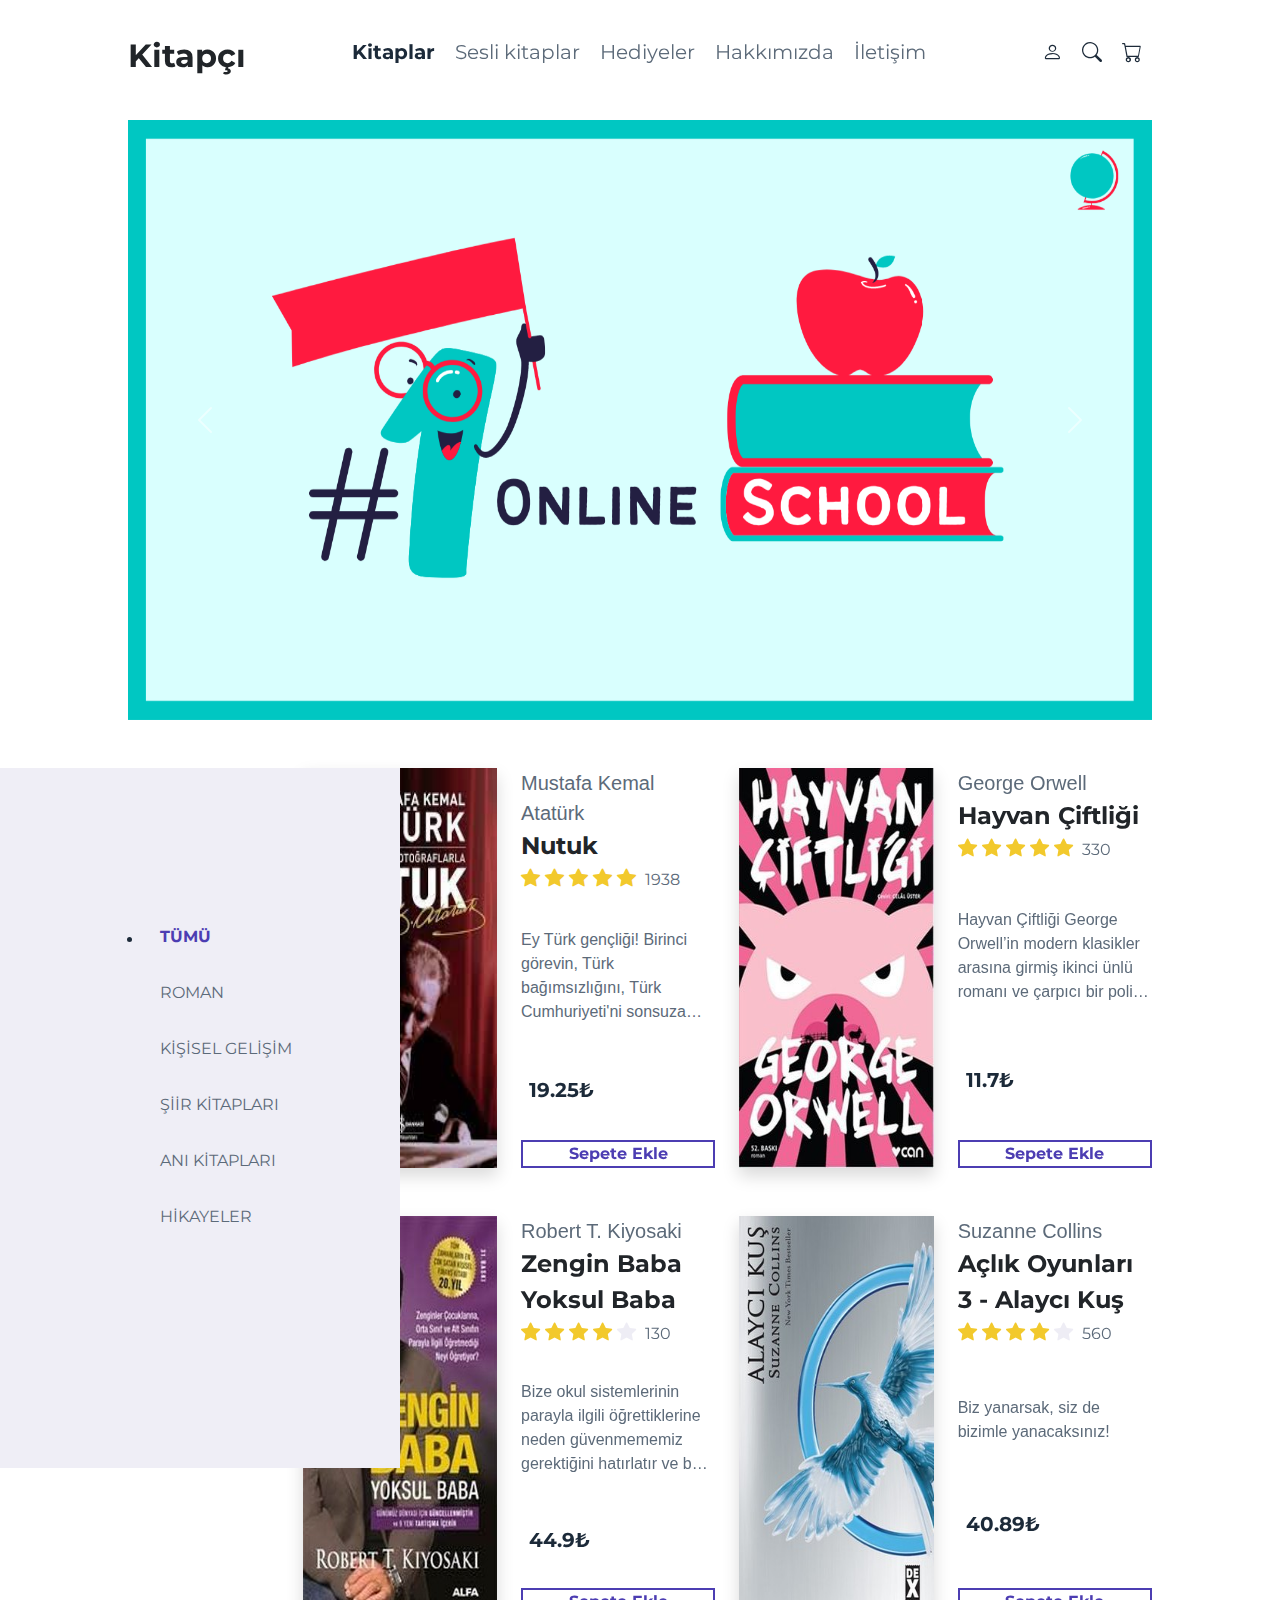
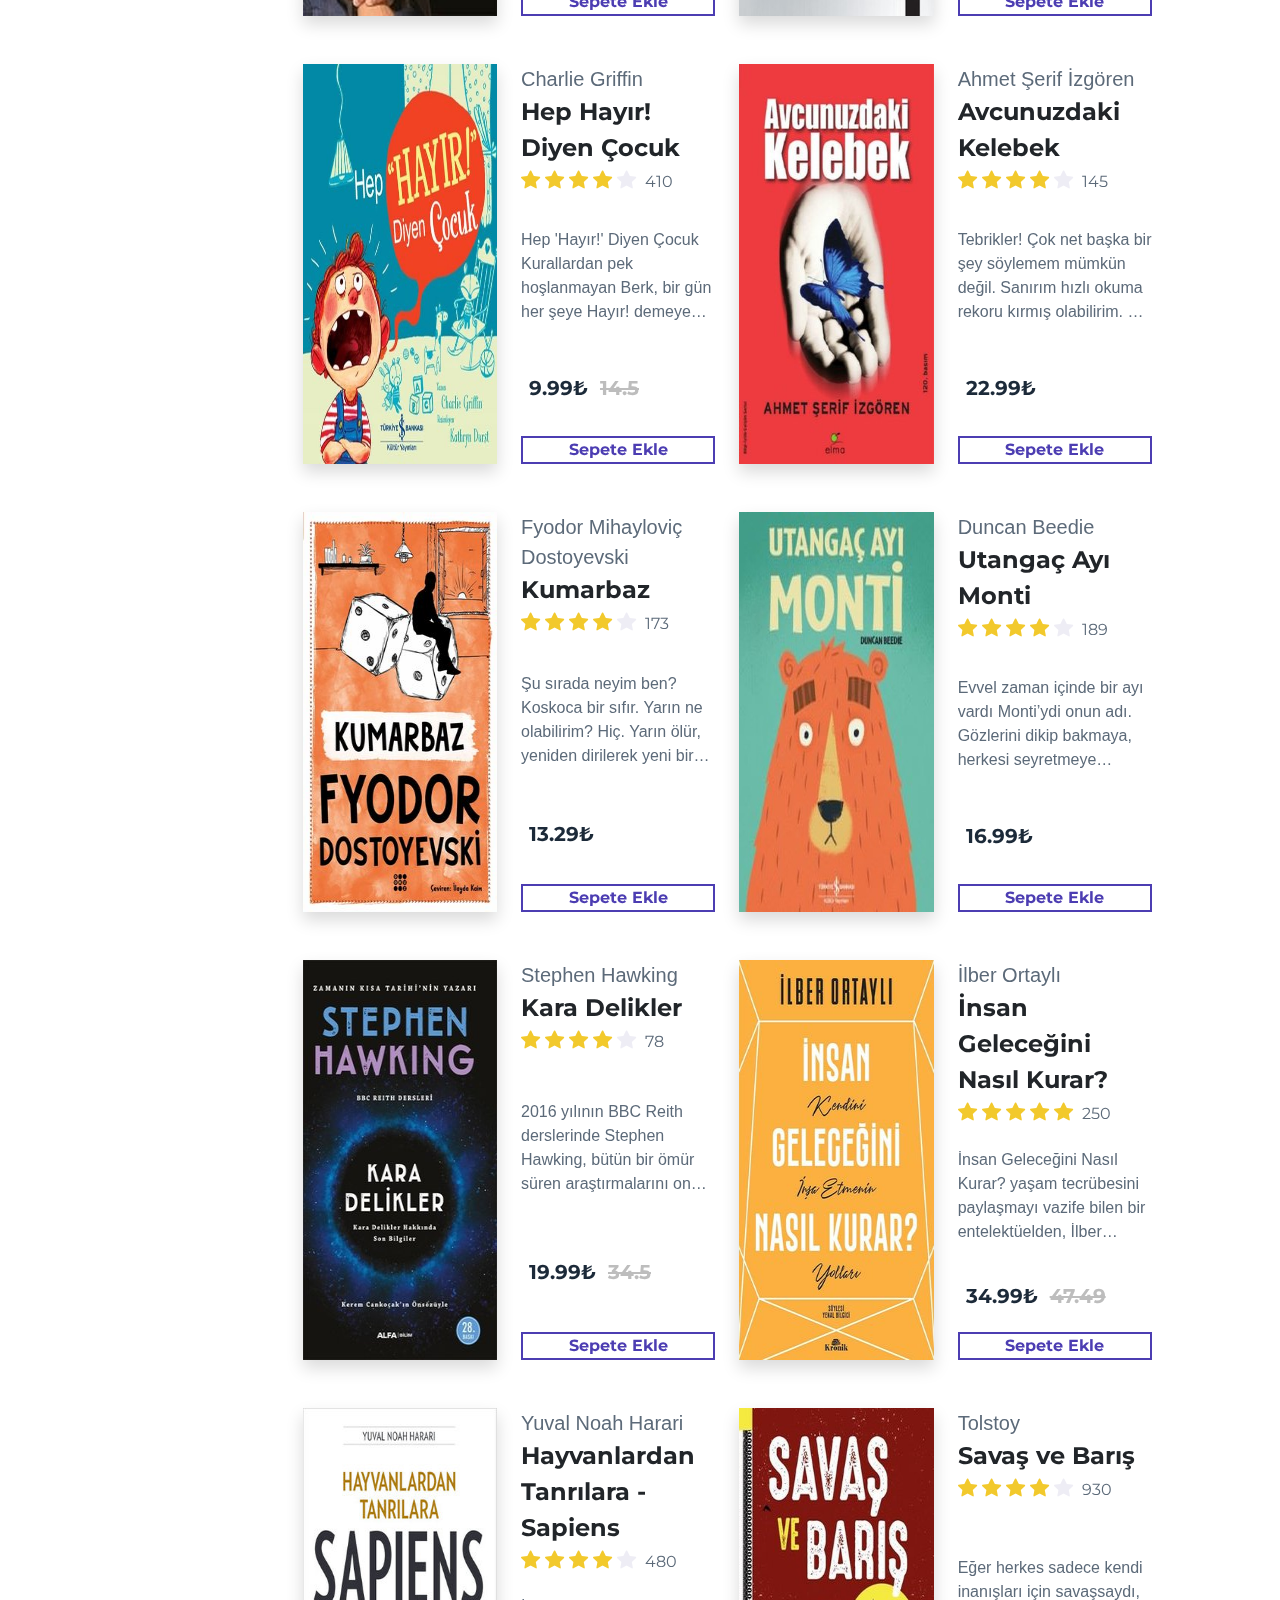
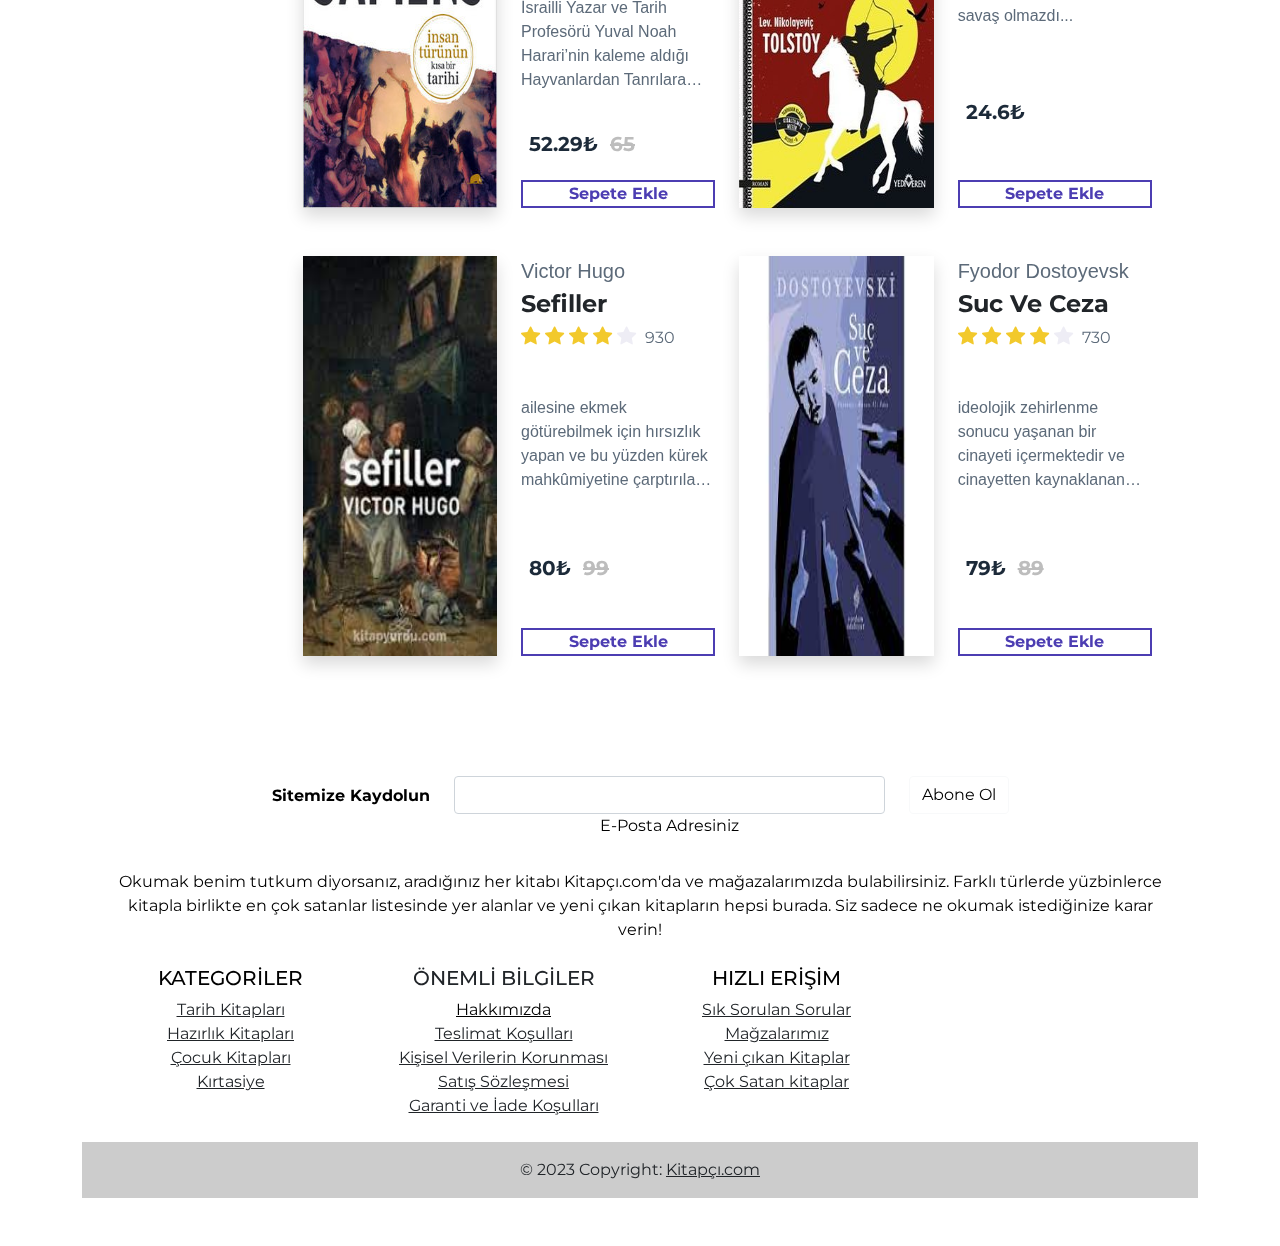
<file: index.html>
<!DOCTYPE html>
<html lang="en">
  <head>
    <meta charset="UTF-8" />
    <meta name="viewport" content="width=device-width, initial-scale=1.0" />
    <title>Kitap Mektebi | Kitap Mağazası</title>
    <link rel="stylesheet" href="./assets/bootstrap/css/bootstrap.min.css" />
  
    <link rel="stylesheet" href="html.css" />
  </head>
  <body>
    <nav class="navbar">
      <h2 class="title" href="index.html">Kitapçı</h2>
      <ul class="menu">
        <li class="active" id="kitap">Kitaplar</li>
        <li>Sesli kitaplar</li>
        <li>Hediyeler</li>
        <li href="#"id="Hak">Hakkımızda</li>
        <li id="ilet">İletişim</li>
      </ul>
      <ul class="menu_icons">
        <li> <i class="bi bi-person"></i></li> 
        <li> <i class="bi bi-search"></i></li> 
        <li class="basket_icon" onclick="toggleModal()">
           <i class="bi bi-cart"></i>
          <span class="basket_count"></span>
          </li> 
      </ul>
    </nav>
    <section class="slider">
      <div id="carouselbookslider" class="carousel slide">
        <div class="carousel-inner">
          <div class="carousel-item active">
            <img src="./assets/images/slide1.png" class="d-block w-100" alt="">
          </div>
          <div class="carousel-item">
            <img src="./assets/images/slide2.png" class="d-block w-100" alt="...">
          </div>
          <div class="carousel-item">
            <img src="./assets/images/slide3.png" class="d-block w-100" alt="...">
          </div>
          <div class="carousel-item">
            <img src="./assets/images/slide4.jpg" class="d-block w-100" alt="...">
          </div>
          <div class="carousel-item">
            <img src="./assets/images/slide5.png" class="d-block w-100" alt="...">
          </div>
          <div class="carousel-item">
            <img src="./assets/images/slide6.png" class="d-block w-100" alt="...">
          </div>
        </div>
        <button class="carousel-control-prev" type="button" data-bs-target="#carouselbookslider" data-bs-slide="prev">
          <span class="carousel-control-prev-icon" aria-hidden="true"></span>
          <span class="visually-hidden">Previous</span>
        </button>
        <button class="carousel-control-next" type="button" data-bs-target="#carouselbookslider" data-bs-slide="next">
          <span class="carousel-control-next-icon" aria-hidden="true"></span>
          <span class="visually-hidden">Next</span>
        </button>
      </div>
    </section>
    <section class="store my-5">
      <div class="filter_backround">
        
      </div>
      <ul class="filter">
        <li class="active">TÜMÜ</li>
        <li>ROMAN</li>
        <li>KİŞİSEL GELİŞİM</li>
        <li>ŞİİR KİTAPLARI</li>
        <li>ANI KİTAPLARI</li>
        <li>HİKAYELER</li>

      </ul>
      <div class="row book_list">
       
      </div>

    </section>
    <div class="sepet_modal">
      <div class="sepet_items">
        <i class="bi bi-x" onclick="toggleModal()"></i>
        <h2 class="basket_title">Sepetin</h2>
        <ul class="sepet_liste">
          <li class="basket_item">
            <p class="ort">Sepetiniz Şuan Boş </p>
          
          </li>

        </ul>
        <div class="basket_total">
          <span class="fw-bold mb-3 fs-5 total_price"></span><br>
          <button class="btn_purple" id="git">Ödemeye Geç</button>
        </div>
      </div>
    </div>
    <!-- Remove the container if you want to extend the Footer to full width. -->
<div class="container my-5">

  <!-- Footer -->
<footer class="bg-gray text-center text-gray">
  <!-- Grid container -->
  <div class="container p-4">
    <!-- Section: Form -->
    <section class="">
      <form action="">
       
        <div class="row d-flex justify-content-center">
         
          <div class="col-auto">
            <p class="pt-2 text-black">
              <strong>Sitemize Kaydolun</strong>
            </p>
          </div>
         
          <div class="col-md-5 col-12 text-black">
            
            <div class="form-outline form-dark mb-4">
              <input type="email" id="form5Example2" class="form-control" />
              <label class="form-label" for="form5Example2">E-Posta Adresiniz</label>
            </div>
          </div>
         
          <div class="col-auto">
            
            <button type="submit" class="btn btn-outline-light mb-4 text-black bg-gray ">
              Abone Ol
            </button>
          </div>
         
        </div>
       
      </form>
    </section>
  
    <section class="mb-4 text-black">
      <p>
        Okumak benim tutkum diyorsanız, aradığınız her kitabı Kitapçı.com'da ve mağazalarımızda bulabilirsiniz. 
        Farklı türlerde yüzbinlerce kitapla birlikte en çok satanlar listesinde yer alanlar ve yeni çıkan kitapların hepsi burada.
        Siz sadece ne okumak istediğinize karar verin!
      </p>
    </section>
  
    <section class="">
     
      <div class="row">
        
        <div class="col-lg-3 col-md-6 mb-4 mb-md-0">
          <h5 class="text-uppercase text-black">KATEGORİLER</h5>

          <ul class="list-unstyled mb-0">
            <li>
              <a href="#!" class="text-dark">Tarih Kitapları</a>
            </li>
            <li>
              <a href="#!" class="text-dark">Hazırlık Kitapları</a>
            </li>
            <li>
              <a href="#!" class="text-dark">Çocuk Kitapları</a>
            </li>
            <li>
              <a href="#!" class="text-dark">Kırtasiye</a>
            </li>
          </ul>
        </div>
       
        <div class="col-lg-3 col-md-6 mb-4 mb-md-0">
          <h5 class="text-uppercase text-dark">ÖNEMLİ BİLGİLER</h5>

          <ul class="list-unstyled mb-0">
            <li>
              <a href="hakkımızda.html " class="text-black">Hakkımızda</a>
            </li>
            <li>
              <a href="#!" class="text-dark">Teslimat Koşulları</a>
            </li>
            <li>
              <a href="#!" class="text-dark">Kişisel Verilerin Korunması</a>
            </li>
            <li>
              <a href="#!" class="text-dark">Satış Sözleşmesi</a>
            </li>
            <li>
              <a href="#!" class="text-dark">Garanti ve İade Koşulları</a>
            </li>
          </ul>
        </div>
      
        <div class="col-lg-3 col-md-6 mb-4 mb-md-0">
          <h5 class="text-uppercase text-black">HIZLI ERİŞİM</h5>

          <ul class="list-unstyled mb-0">
            <li>
              <a href="sorular.html" class="text-dark">Sık Sorulan Sorular</a>
            </li>
            <li>
              <a href="#!" class="text-dark">Mağzalarımız</a>
            </li>
            <li>
              <a href="#!" class="text-dark">Yeni çıkan Kitaplar</a>
            </li>
            <li>
              <a href="#!" class="text-dark">Çok Satan kitaplar</a>
            </li>
          </ul>
        </div>
       
      </div>
 
    </section>
   
  </div>
  
  <div class="text-center p-3" style="background-color: rgba(0, 0, 0, 0.2);">
    © 2023 Copyright:
    <a class="text-dark" href="index.html">Kitapçı.com</a>
  </div>
  
</footer>

  
</div>

    <script
      type="text/javascript"
      src="assets/bootstrap/js/bootstrap.min.js"
    ></script>
   
    <script type="text/javascript" src="app.js"></script>
    <script>
      document.querySelector("#git").onclick=function(){
        window.location.href="ödeme.html";
      }
    </script>
    <script>
      document.querySelector("#Hak").onclick=function(){
        window.location.href="hakkımızda.html";
      }
    </script>
     <script>
      document.querySelector("#kitap").onclick=function(){
        window.location.href="index.html";
      }
    </script>
      <script>
        document.querySelector("#ilet").onclick=function(){
          window.location.href="iletişim.html";
        }
      </script>
    
  </body>
</html>
</file>
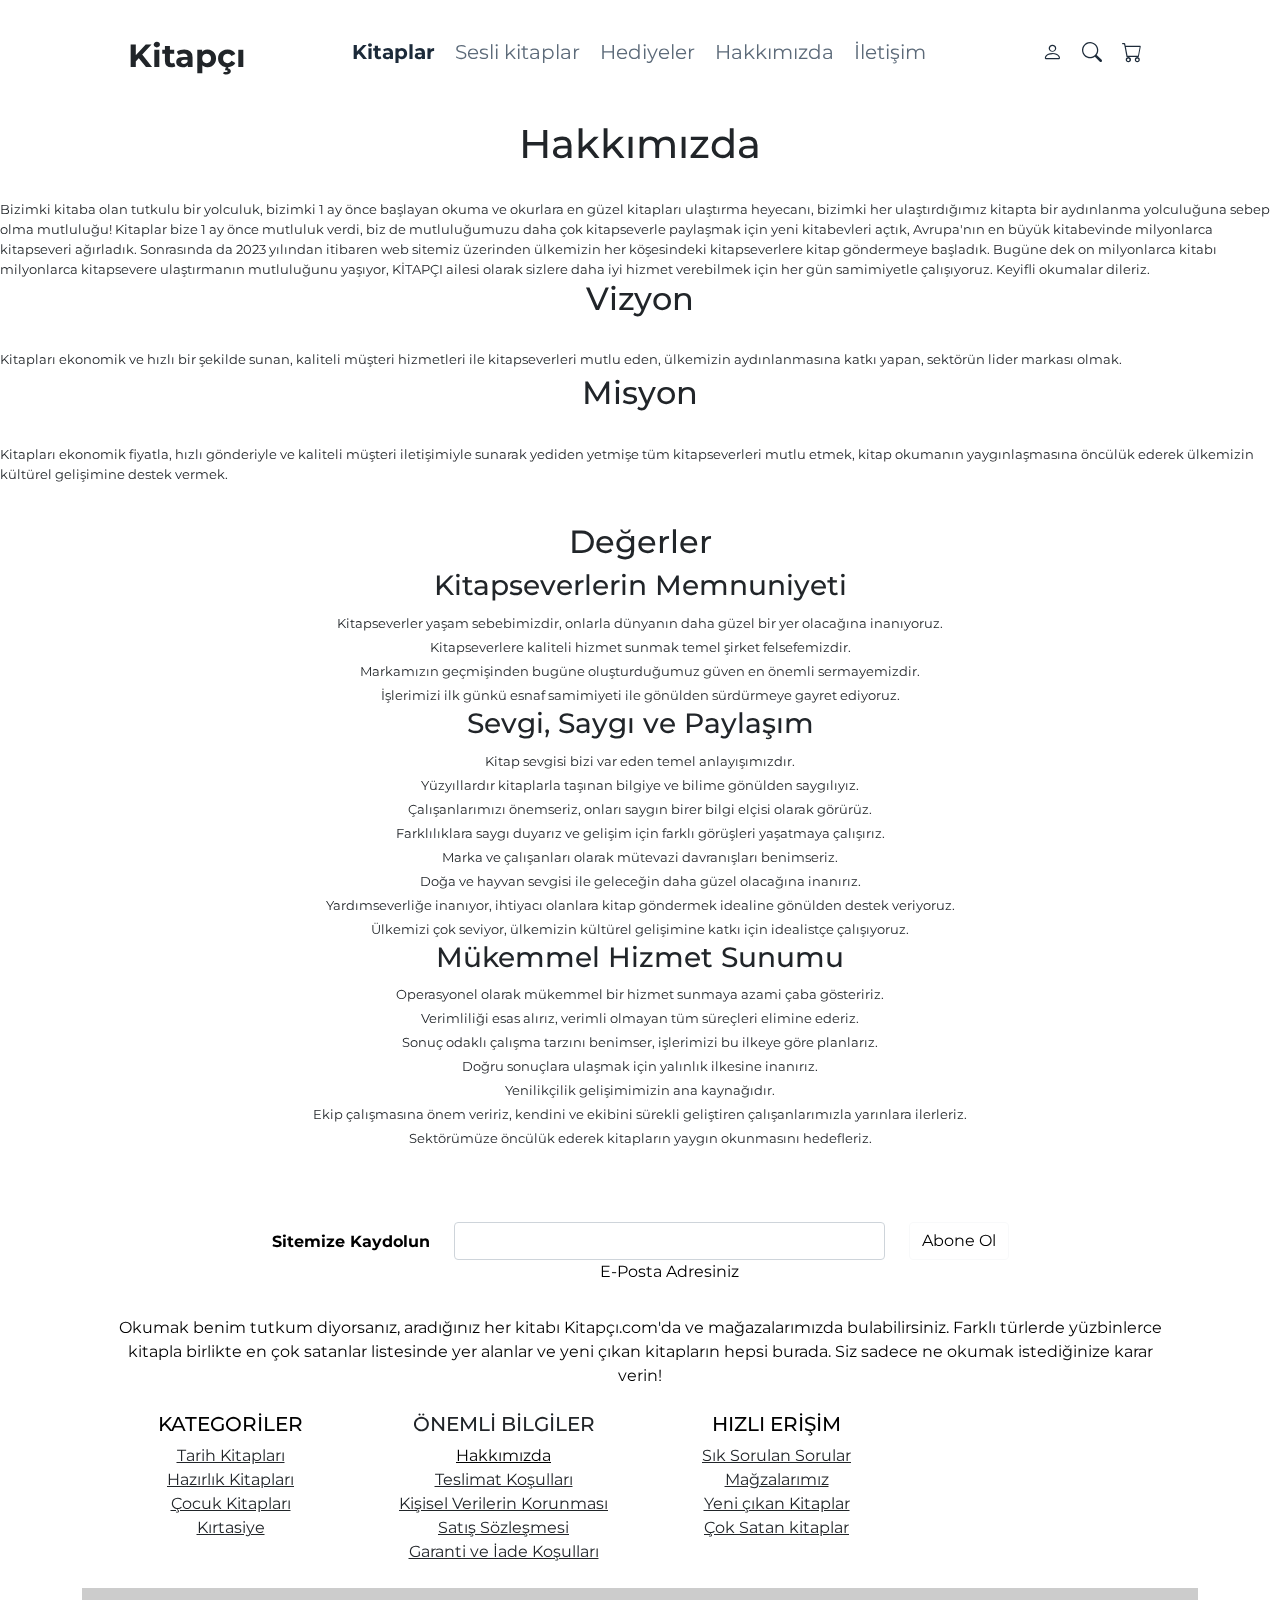
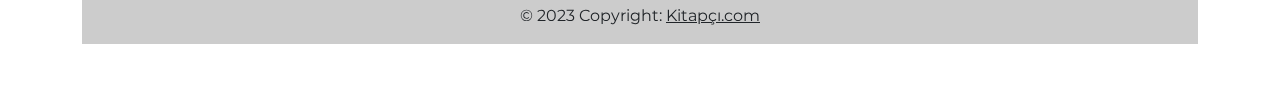
<file: hakkımızda.html>
<!doctype html>
<html lang="en">
  <head>
    <meta charset="UTF-8" />
    <meta name="viewport" content="width=device-width, initial-scale=1.0" />
    <title>Hakkımızda</title>
    <link rel="stylesheet" href="./assets/bootstrap/css/bootstrap.min.css" />
  
    <link rel="stylesheet" href="html.css" />
   
  </head>
  <body>
    <nav class="navbar">
        <h2 class="title">Kitapçı</h2>
        <ul class="menu">
          <li class="active" id="kitap">Kitaplar</li>
          <li>Sesli kitaplar</li>
          <li>Hediyeler</li>
          <li href="hakkımızda.html">Hakkımızda</li>
          <li id="ilet">İletişim</li>
        </ul>
        <ul class="menu_icons">
          <li> <i class="bi bi-person"></i></li> 
          <li> <i class="bi bi-search"></i></li> 
          <li class="basket_icon" onclick="toggleModal()">
             <i class="bi bi-cart"></i>
            <span class="basket_count"></span>
            </li> 
        </ul>
      </nav>
      <div class="sepet_modal">
        <div class="sepet_items">
          <i class="bi bi-x" onclick="toggleModal()"></i>
          <h2 class="basket_title">Sepetin</h2>
          <ul class="sepet_liste">
            <li class="basket_item">
              <p class="ort">Sepetiniz Şuan Boş </p>
            
            </li>
  
          </ul>
          <div class="basket_total">
            <span class="fw-bold mb-3 fs-5 total_price"></span><br>
            <button class="btn_purple" id="git">Ödemeye Geç</button>
          </div>
        </div>
      </div>
    <div class="box col-12">
        <div class="row text-description">
        <h1 style="text-align: center;">Hakkımızda</h1>
        &nbsp; &nbsp; &nbsp; &nbsp; <span style="font-size: 10pt;">Bizimki kitaba olan tutkulu bir yolculuk, bizimki 1 ay önce başlayan okuma ve okurlara en güzel kitapları ulaştırma heyecanı, bizimki her ulaştırdığımız kitapta bir aydınlanma yolculuğuna sebep olma mutluluğu! Kitaplar bize 1 ay önce mutluluk verdi, biz de mutluluğumuzu daha çok kitapseverle paylaşmak için yeni kitabevleri açtık, Avrupa'nın en büyük kitabevinde milyonlarca kitapseveri ağırladık. Sonrasında da 2023 yılından itibaren web sitemiz üzerinden ülkemizin her köşesindeki kitapseverlere kitap göndermeye başladık. Bugüne dek on milyonlarca kitabı milyonlarca kitapsevere ulaştırmanın mutluluğunu yaşıyor, KİTAPÇI ailesi olarak sizlere daha iyi hizmet verebilmek için her gün samimiyetle çalışıyoruz. Keyifli okumalar dileriz.</span>
        <h2 style="text-align: center;">Vizyon</h2>
        <span>&nbsp; &nbsp; &nbsp; &nbsp;&nbsp;</span><span style="font-size: 10pt;">Kitapları ekonomik ve hızlı bir şekilde sunan, kaliteli müşteri hizmetleri ile kitapseverleri mutlu eden, ülkemizin aydınlanmasına katkı yapan, sektörün lider markası olmak.</span> <br>
        <h2 style="text-align: center;">Misyon</h2>
        <span>&nbsp; &nbsp; &nbsp; &nbsp;&nbsp;</span><span style="font-size: 10pt;">Kitapları ekonomik fiyatla, hızlı gönderiyle ve kaliteli müşteri iletişimiyle sunarak yediden yetmişe tüm kitapseverleri mutlu etmek, kitap okumanın yaygınlaşmasına öncülük ederek ülkemizin kültürel gelişimine destek vermek.</span><br>
        <h2 style="text-align: center;"><br>Değerler</h2>
        <h3 style="text-align: center;">Kitapseverlerin Memnuniyeti</h3>
        <div style="text-align: center;"><span style="font-size: 10pt;">Kitapseverler yaşam sebebimizdir, onlarla dünyanın daha güzel bir yer olacağına inanıyoruz.</span></div>
        <div style="text-align: center;"><span style="font-size: 10pt;">Kitapseverlere kaliteli hizmet sunmak temel şirket felsefemizdir. </span></div>
        <div style="text-align: center;"><span style="font-size: 10pt;">Markamızın geçmişinden bugüne oluşturduğumuz güven en önemli sermayemizdir. </span></div>
        <div style="text-align: center;"><span style="font-size: 10pt;">İşlerimizi ilk günkü esnaf samimiyeti ile gönülden sürdürmeye gayret ediyoruz. </span></div>
        <h3 style="text-align: center;">Sevgi, Saygı ve Paylaşım</h3>
        <div style="text-align: center;"><span style="font-size: 10pt;">Kitap sevgisi bizi var eden temel anlayışımızdır. </span></div>
        <div style="text-align: center;"><span style="font-size: 10pt;">Yüzyıllardır kitaplarla taşınan bilgiye ve bilime gönülden saygılıyız. </span></div>
        <div style="text-align: center;"><span style="font-size: 10pt;">Çalışanlarımızı önemseriz, onları saygın birer bilgi elçisi olarak görürüz. </span></div>
        <div style="text-align: center;"><span style="font-size: 10pt;">Farklılıklara saygı duyarız ve gelişim için farklı görüşleri yaşatmaya çalışırız.</span></div>
        <div style="text-align: center;"><span style="font-size: 10pt;">Marka ve çalışanları olarak mütevazi davranışları benimseriz. </span></div>
        <div style="text-align: center;"><span style="font-size: 10pt;">Doğa ve hayvan sevgisi ile geleceğin daha güzel olacağına inanırız. </span></div>
        <div style="text-align: center;"><span style="font-size: 10pt;">Yardımseverliğe inanıyor, ihtiyacı olanlara kitap göndermek idealine gönülden destek veriyoruz. </span></div>
        <div style="text-align: center;"><span style="font-size: 10pt;">Ülkemizi çok seviyor, ülkemizin kültürel gelişimine katkı için idealistçe çalışıyoruz.</span></div>
        <h3 style="text-align: center;">Mükemmel Hizmet Sunumu</h3>
        <div style="text-align: center;"><span style="font-size: 10pt;">Operasyonel olarak mükemmel bir hizmet sunmaya azami çaba gösteririz. </span></div>
        <div style="text-align: center;"><span style="font-size: 10pt;">Verimliliği esas alırız, verimli olmayan tüm süreçleri elimine ederiz. </span></div>
        <div style="text-align: center;"><span style="font-size: 10pt;">Sonuç odaklı çalışma tarzını benimser, işlerimizi bu ilkeye göre planlarız. </span></div>
        <div style="text-align: center;"><span style="font-size: 10pt;">Doğru sonuçlara ulaşmak için yalınlık ilkesine inanırız. </span></div>
        <div style="text-align: center;"><span style="font-size: 10pt;">Yenilikçilik gelişimimizin ana kaynağıdır. </span></div>
        <div style="text-align: center;"><span style="font-size: 10pt;">Ekip çalışmasına önem veririz, kendini ve ekibini sürekli geliştiren çalışanlarımızla yarınlara ilerleriz. </span></div>
        <div style="text-align: center;"><span style="font-size: 10pt;">Sektörümüze öncülük ederek kitapların yaygın okunmasını hedefleriz.</span></div>
        </div>
        </div>
      
        <div class="container my-5">

            <!-- Footer -->
          <footer class="bg-gray text-center text-gray">
            <!-- Grid container -->
            <div class="container p-4">
              <!-- Section: Form -->
              <section class="">
                <form action="">
                 
                  <div class="row d-flex justify-content-center">
                   
                    <div class="col-auto">
                      <p class="pt-2 text-black">
                        <strong>Sitemize Kaydolun</strong>
                      </p>
                    </div>
                   
                    <div class="col-md-5 col-12 text-black">
                      
                      <div class="form-outline form-dark mb-4">
                        <input type="email" id="form5Example2" class="form-control" />
                        <label class="form-label" for="form5Example2">E-Posta Adresiniz</label>
                      </div>
                    </div>
                   
                    <div class="col-auto">
                      
                      <button type="submit" class="btn btn-outline-light mb-4 text-black bg-gray ">
                        Abone Ol
                      </button>
                    </div>
                   
                  </div>
                 
                </form>
              </section>
            
              <section class="mb-4 text-black">
                <p>
                  Okumak benim tutkum diyorsanız, aradığınız her kitabı Kitapçı.com'da ve mağazalarımızda bulabilirsiniz. 
                  Farklı türlerde yüzbinlerce kitapla birlikte en çok satanlar listesinde yer alanlar ve yeni çıkan kitapların hepsi burada.
                  Siz sadece ne okumak istediğinize karar verin!
                </p>
              </section>
            
              <section class="">
               
                <div class="row">
                  
                  <div class="col-lg-3 col-md-6 mb-4 mb-md-0">
                    <h5 class="text-uppercase text-black">KATEGORİLER</h5>
          
                    <ul class="list-unstyled mb-0">
                      <li>
                        <a href="#!" class="text-dark">Tarih Kitapları</a>
                      </li>
                      <li>
                        <a href="#!" class="text-dark">Hazırlık Kitapları</a>
                      </li>
                      <li>
                        <a href="#!" class="text-dark">Çocuk Kitapları</a>
                      </li>
                      <li>
                        <a href="#!" class="text-dark">Kırtasiye</a>
                      </li>
                    </ul>
                  </div>
                 
                  <div class="col-lg-3 col-md-6 mb-4 mb-md-0">
                    <h5 class="text-uppercase text-dark">ÖNEMLİ BİLGİLER</h5>
          
                    <ul class="list-unstyled mb-0">
                      <li>
                        <a href="hakkımızda.html " class="text-black">Hakkımızda</a>
                      </li>
                      <li>
                        <a href="#!" class="text-dark">Teslimat Koşulları</a>
                      </li>
                      <li>
                        <a href="#!" class="text-dark">Kişisel Verilerin Korunması</a>
                      </li>
                      <li>
                        <a href="#!" class="text-dark">Satış Sözleşmesi</a>
                      </li>
                      <li>
                        <a href="#!" class="text-dark">Garanti ve İade Koşulları</a>
                      </li>
                    </ul>
                  </div>
                
                  <div class="col-lg-3 col-md-6 mb-4 mb-md-0">
                    <h5 class="text-uppercase text-black">HIZLI ERİŞİM</h5>
          
                    <ul class="list-unstyled mb-0">
                      <li>
                        <a href="sorular.html" class="text-dark">Sık Sorulan Sorular</a>
                      </li>
                      <li>
                        <a href="#!" class="text-dark">Mağzalarımız</a>
                      </li>
                      <li>
                        <a href="#!" class="text-dark">Yeni çıkan Kitaplar</a>
                      </li>
                      <li>
                        <a href="#!" class="text-dark">Çok Satan kitaplar</a>
                      </li>
                    </ul>
                  </div>
                 
                </div>
           
              </section>
             
            </div>
            
            <div class="text-center p-3" style="background-color: rgba(0, 0, 0, 0.2);">
              © 2023 Copyright:
              <a class="text-dark" href="index.html">Kitapçı.com</a>
            </div>
            
          </footer>
          
            
          </div>
<script
type="text/javascript"
src="assets/bootstrap/js/bootstrap.min.js"
></script>
<script type="text/javascript" src="app.js"></script>
    <script>
      document.querySelector("#git").onclick=function(){
        window.location.href="ödeme.html";
      }
    </script>
    <script>
      document.querySelector("#Hak").onclick=function(){
        window.location.href="hakkımızda.html";
      }
    </script>
     <script>
      document.querySelector("#kitap").onclick=function(){
        window.location.href="index.html";
      }
    </script>
        <script>
            document.querySelector("#ilet").onclick=function(){
              window.location.href="iletişim.html";
            }
          </script>
  </body>
  
</html>
</file>
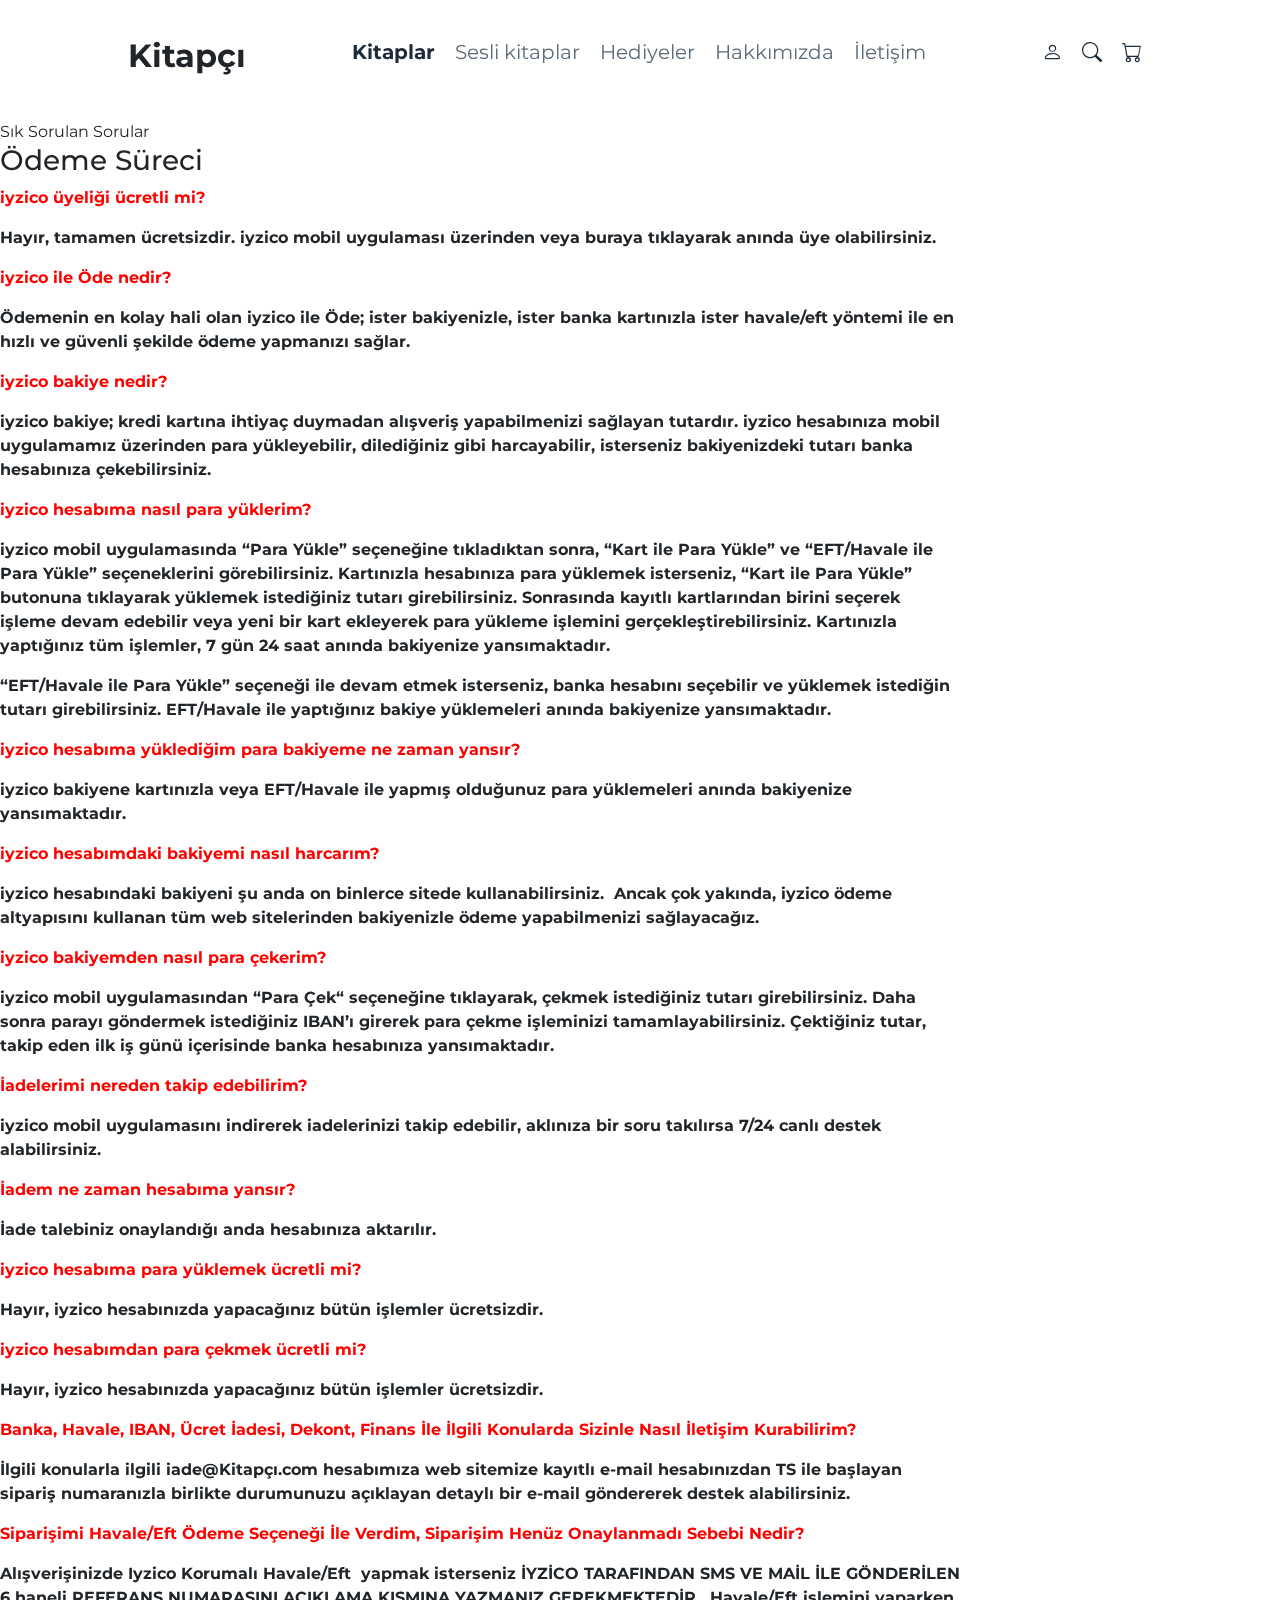
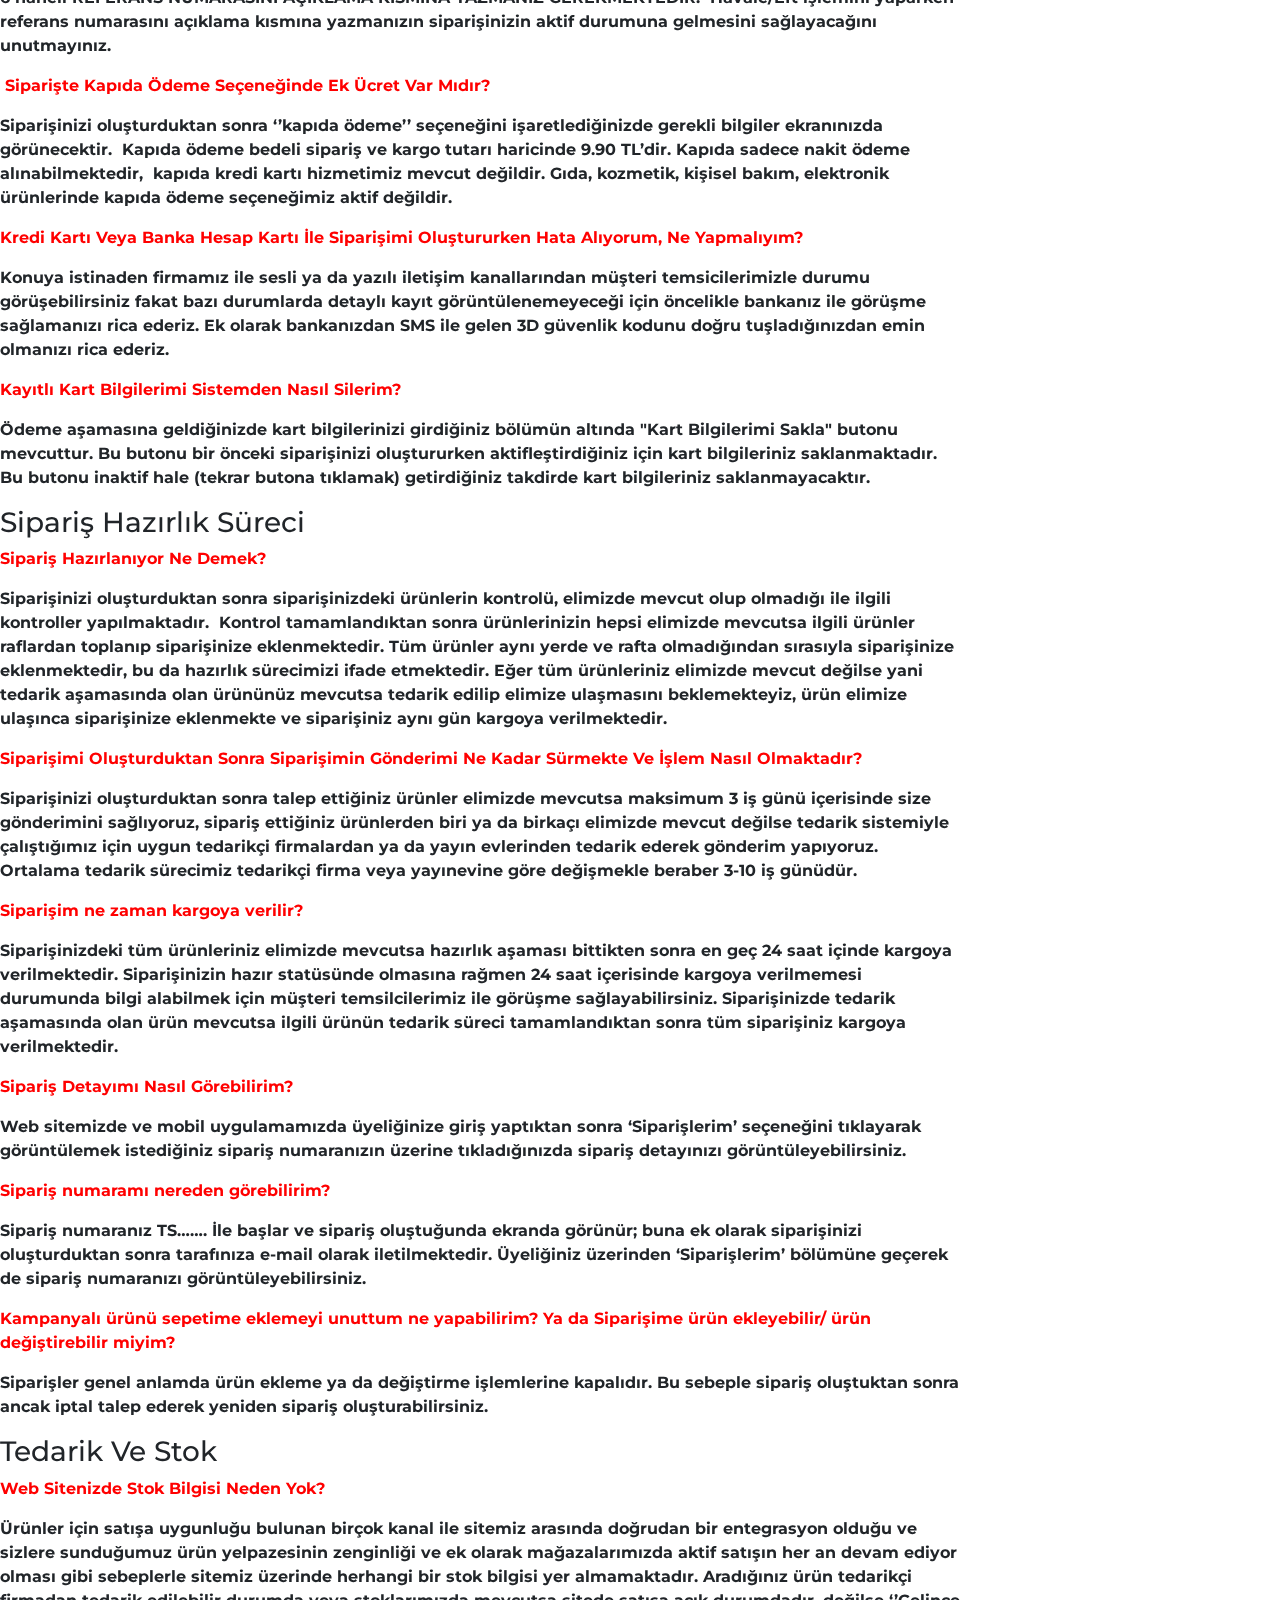
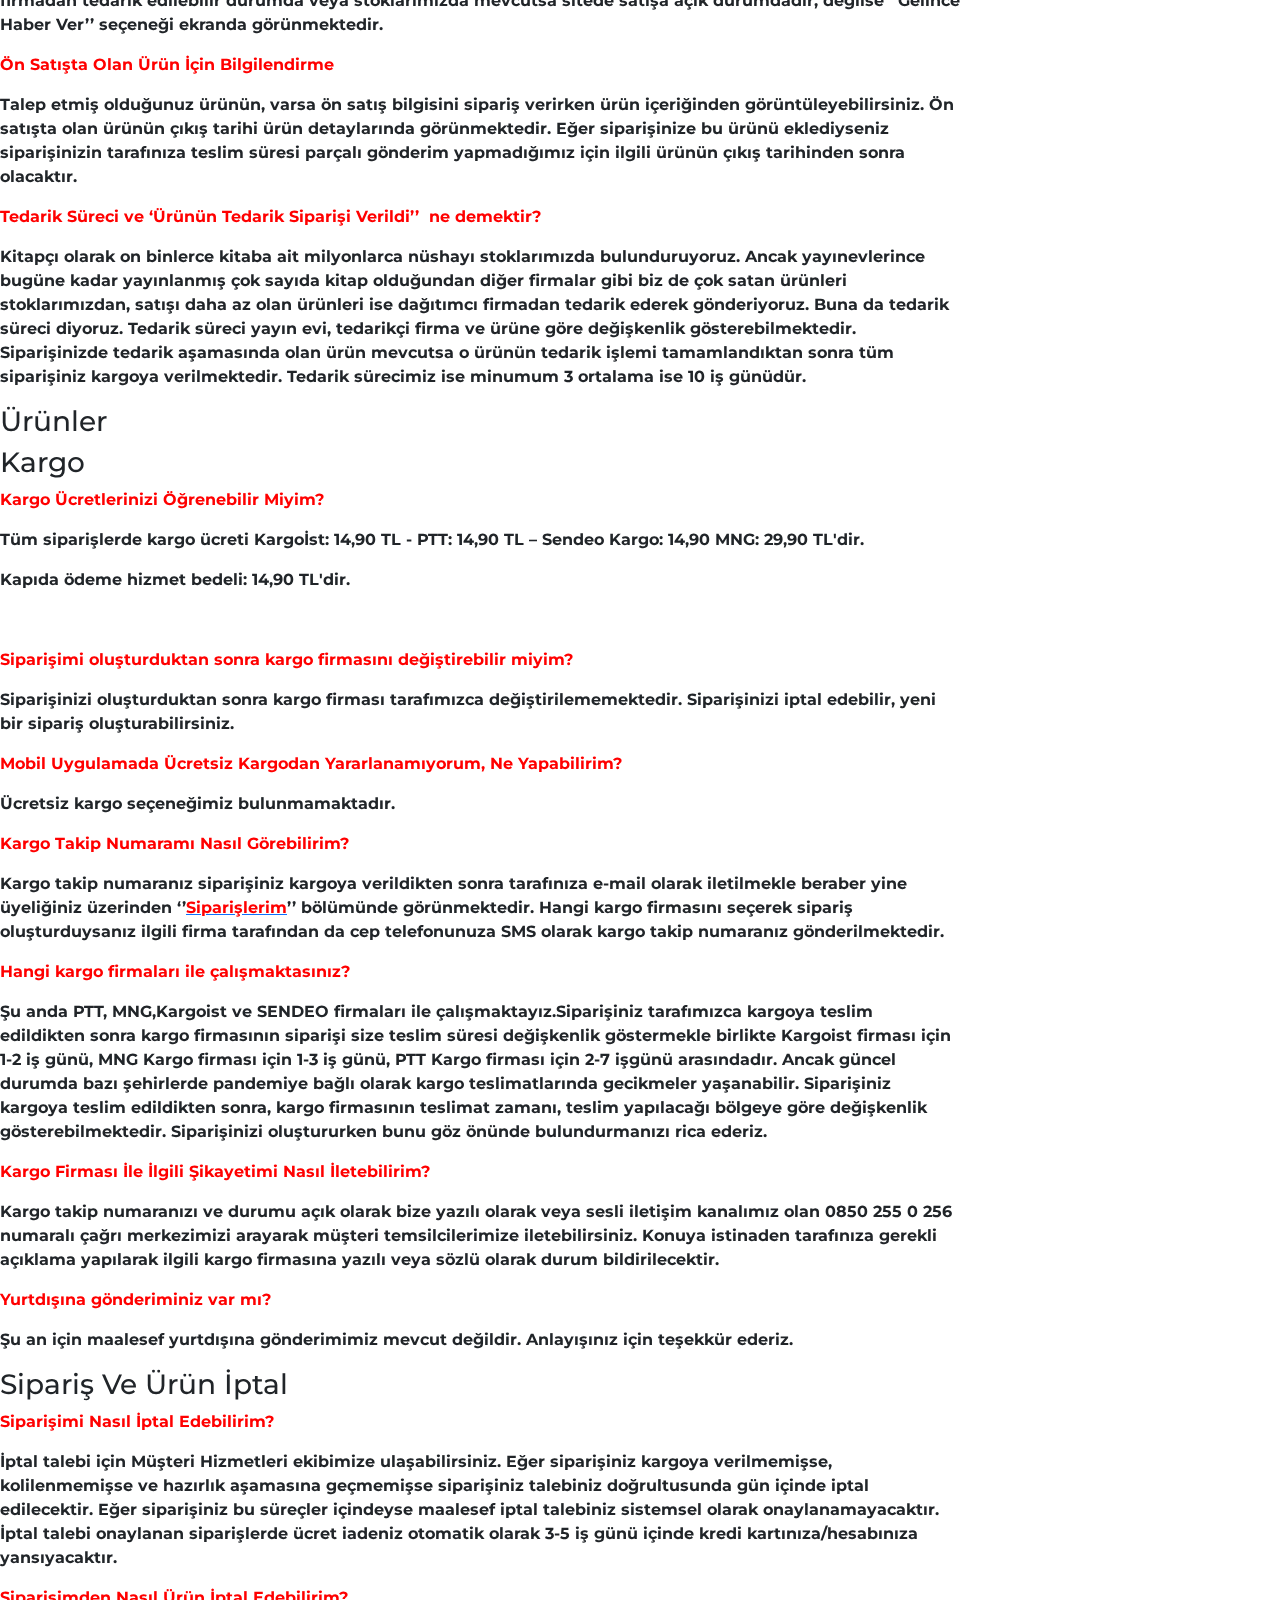
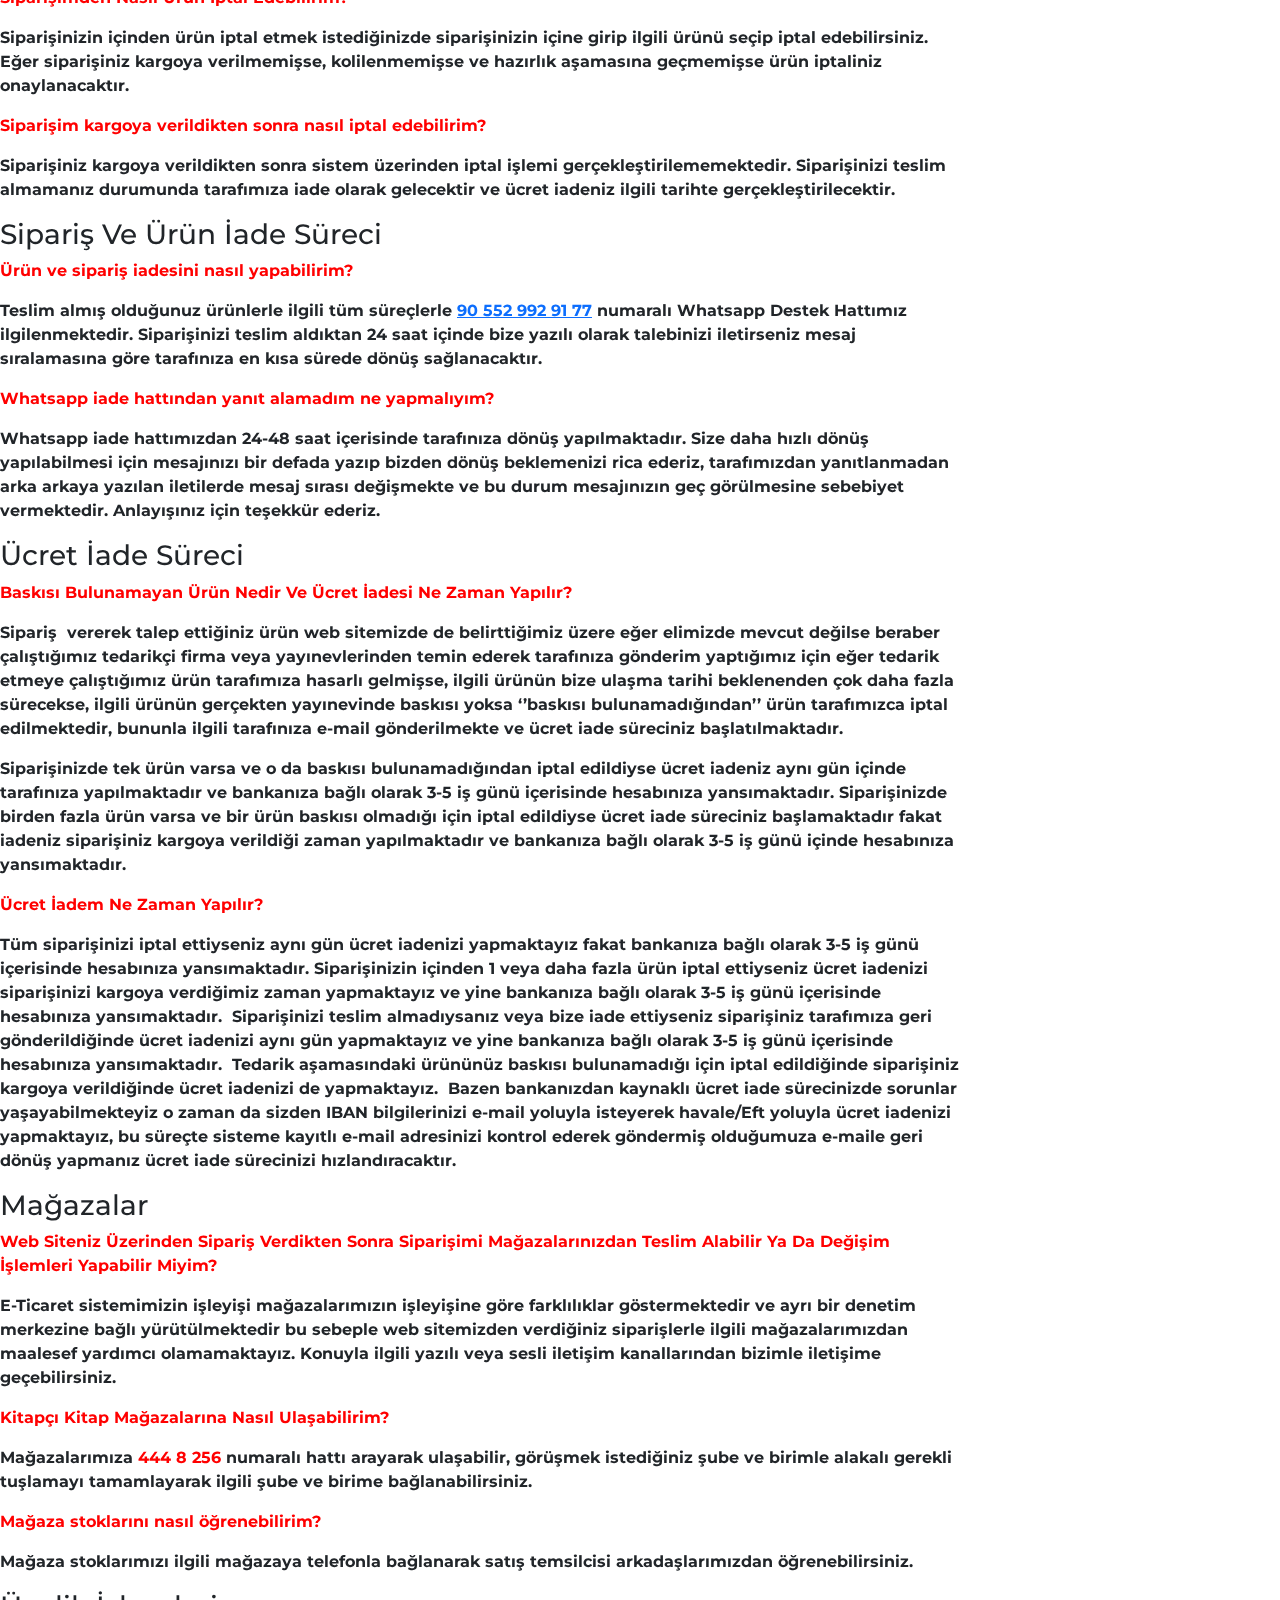
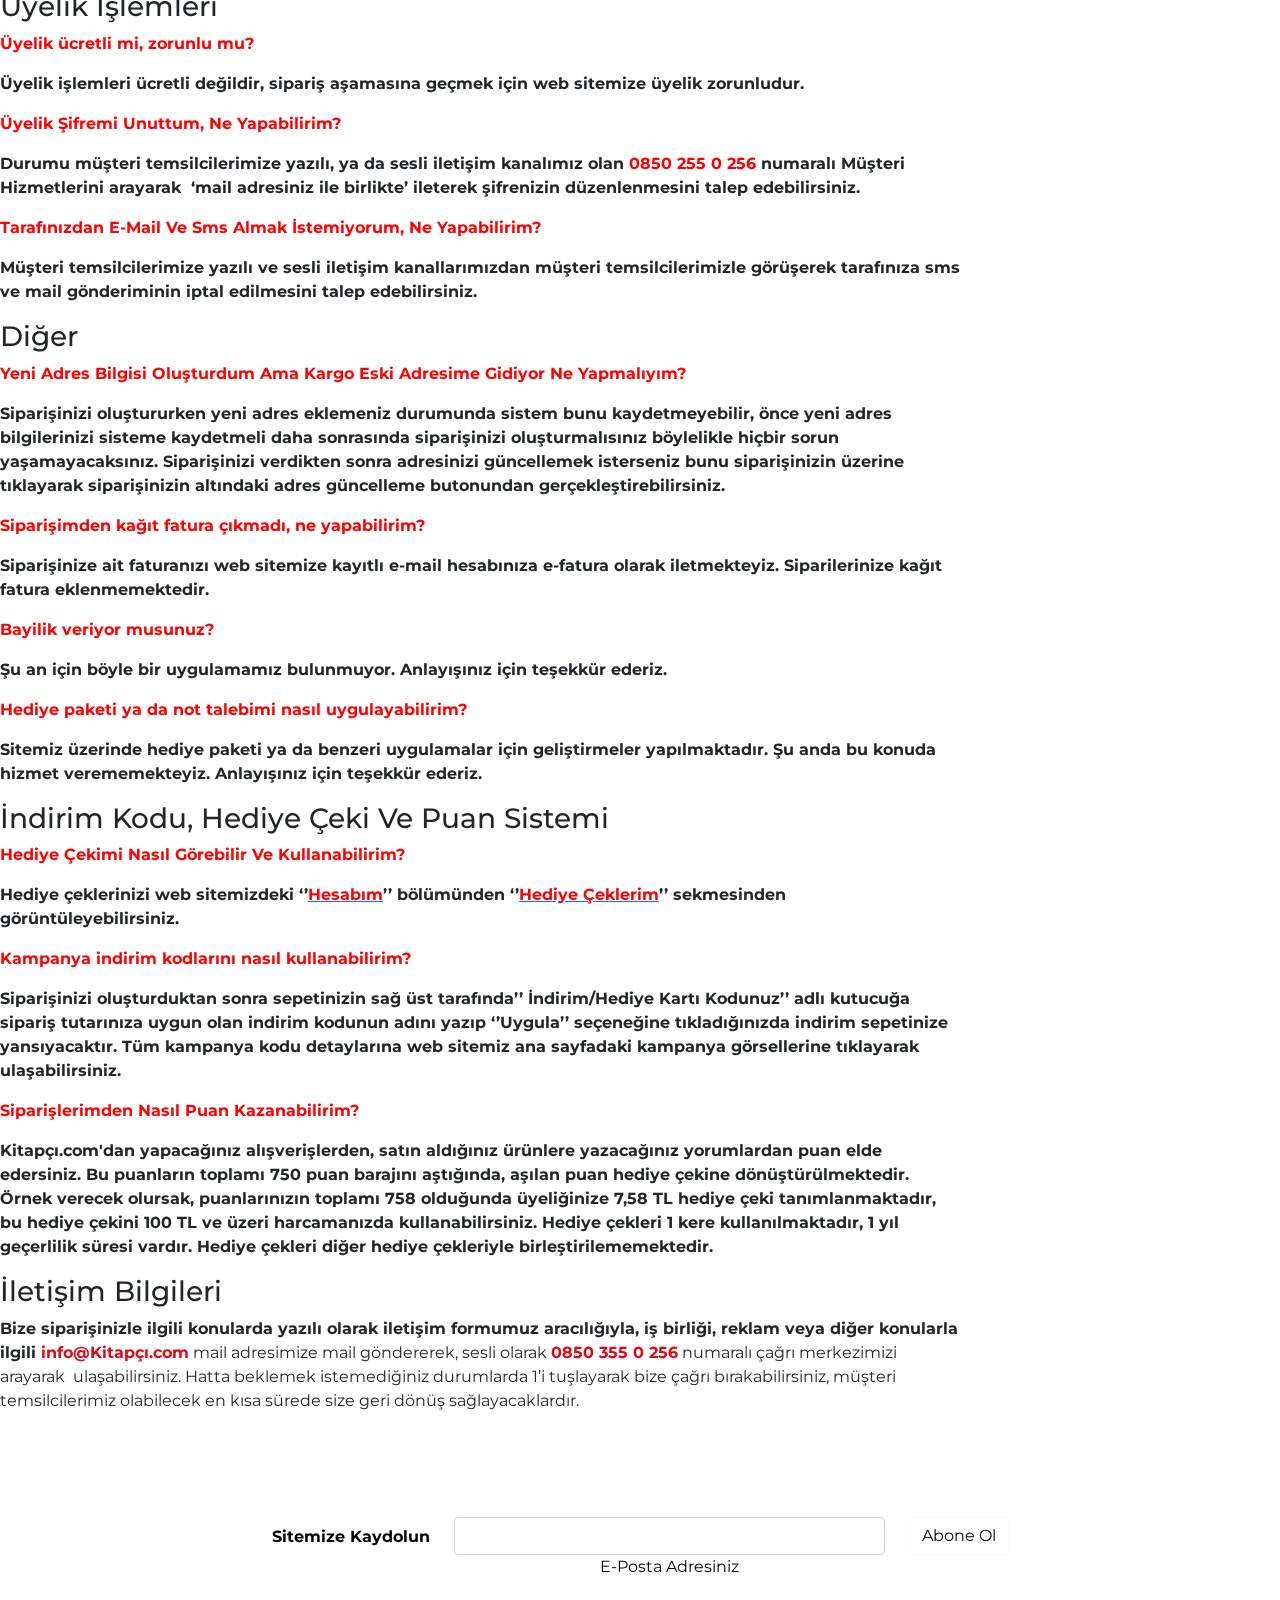
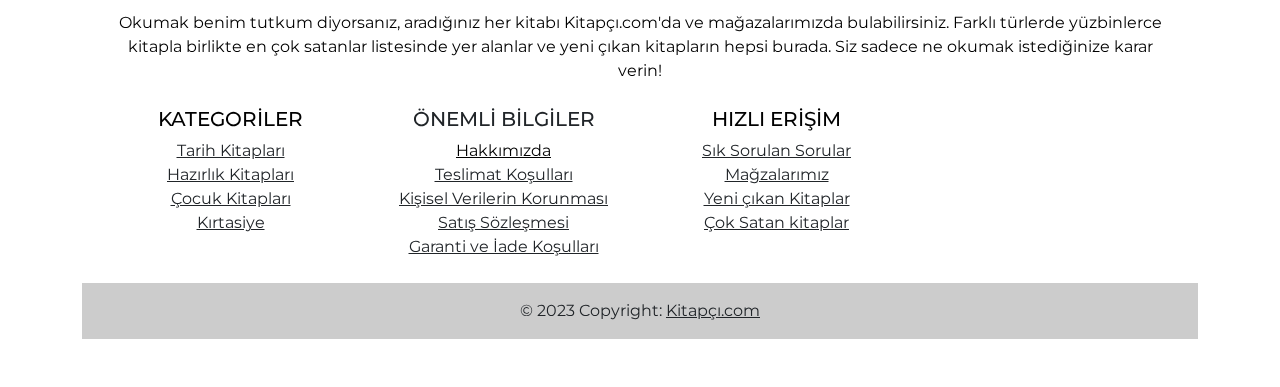
<file: sorular.html>
<!doctype html>
<html lang="en">
  <head>
    <meta charset="UTF-8" />
    <meta name="viewport" content="width=device-width, initial-scale=1.0" />
    <title>Hakkımızda</title>
    <link rel="stylesheet" href="./assets/bootstrap/css/bootstrap.min.css" />
  
    <link rel="stylesheet" href="html.css" />
   
  </head>
  <body>
    <nav class="navbar">
        <h2 class="title">Kitapçı</h2>
        <ul class="menu">
          <li class="active" id="kitap">Kitaplar</li>
          <li>Sesli kitaplar</li>
          <li>Hediyeler</li>
          <li href="hakkımızda.html">Hakkımızda</li>
          <li id="ilet">İletişim</li>
        </ul>
        <ul class="menu_icons">
          <li> <i class="bi bi-person"></i></li> 
          <li> <i class="bi bi-search"></i></li> 
          <li class="basket_icon" onclick="toggleModal()">
             <i class="bi bi-cart"></i>
            <span class="basket_count"></span>
            </li> 
        </ul>
      </nav>
      <div class="sepet_modal">
        <div class="sepet_items">
          <i class="bi bi-x" onclick="toggleModal()"></i>
          <h2 class="basket_title">Sepetin</h2>
          <ul class="sepet_liste">
            <li class="basket_item">
              <p class="ort">Sepetiniz Şuan Boş </p>
            
            </li>
  
          </ul>
          <div class="basket_total">
            <span class="fw-bold mb-3 fs-5 total_price"></span><br>
            <button class="btn_purple" id="git">Ödemeye Geç</button>
          </div>
        </div>
      </div>

      <div id="content" class="row">
        <div class="inner">
            <aside class="col col-2 col-md-3 col-sm-12 p-left" id="leftColumn">
                <!--NOCACHE_EXPIRED--><link rel="stylesheet" property="stylesheet" type="text/css" >

<script>
TSOFT.linker('.hizmetMenu ul li a');
</script>
            </aside>
            <div id="mainColumn" class="fl col-10 col-md-9 col-sm-12">
                <!--NOCACHE_EXPIRED--> <div class="col col-12">
<div class="row ">
<div class="fl col-12 a-center pageTitle d-flex b-bottom">
<i class="icon-credit-card text-custom-pink"></i>
Sık Sorulan Sorular
</div>
</div>
<div class="row mb">
<div class="box col-12">
<div class="row">
<ul class="box col-12 p-bottom lightBg">
<li class="col col-12">
<div class="row mb">
<div class="fl col-12 whiteBg">
<h3 class="col col-12 accordeon">Ödeme Süreci</h3>
<div class="col col-12 hide mh-content">
<p><span style="color: #ff0000;"><strong>iyzico üyeliği ücretli mi?</strong></span></p>
<p><strong>Hayır, tamamen ücretsizdir. iyzico mobil uygulaması üzerinden veya buraya tıklayarak anında üye olabilirsiniz.</strong></p>
<p><span style="color: #ff0000;"><strong>iyzico ile Öde nedir?</strong></span></p>
<p><strong>Ödemenin en kolay hali olan iyzico ile Öde; ister bakiyenizle, ister banka kartınızla ister havale/eft yöntemi ile en hızlı ve güvenli şekilde ödeme yapmanızı sağlar.</strong></p>
<p><span style="color: #ff0000;"><strong>iyzico bakiye nedir?</strong></span></p>
<p><strong>iyzico bakiye; kredi kartına ihtiyaç duymadan alışveriş yapabilmenizi sağlayan tutardır. iyzico hesabınıza mobil uygulamamız üzerinden para yükleyebilir, dilediğiniz gibi harcayabilir, isterseniz bakiyenizdeki tutarı banka hesabınıza çekebilirsiniz.</strong></p>
<p><span style="color: #ff0000;"><strong>iyzico hesabıma nasıl para yüklerim?</strong></span></p>
<p><strong>iyzico mobil uygulamasında “Para Yükle” seçeneğine tıkladıktan sonra, “Kart ile Para Yükle” ve “EFT/Havale ile Para Yükle” seçeneklerini görebilirsiniz. Kartınızla hesabınıza para yüklemek isterseniz, “Kart ile Para Yükle” butonuna tıklayarak yüklemek istediğiniz tutarı girebilirsiniz. Sonrasında kayıtlı kartlarından birini seçerek işleme devam edebilir veya yeni bir kart ekleyerek para yükleme işlemini gerçekleştirebilirsiniz. Kartınızla yaptığınız tüm işlemler, 7 gün 24 saat anında bakiyenize yansımaktadır.</strong></p>
<p><strong>“EFT/Havale ile Para Yükle” seçeneği ile devam etmek isterseniz, banka hesabını seçebilir ve yüklemek istediğin tutarı girebilirsiniz. EFT/Havale ile yaptığınız bakiye yüklemeleri anında bakiyenize yansımaktadır. &nbsp;</strong></p>
<p><span style="color: #ff0000;"><strong>iyzico hesabıma yüklediğim para bakiyeme ne zaman yansır?</strong></span></p>
<p><strong>iyzico bakiyene kartınızla veya EFT/Havale ile yapmış olduğunuz para yüklemeleri anında bakiyenize yansımaktadır. </strong></p>
<p><span style="color: #ff0000;"><strong>iyzico hesabımdaki bakiyemi nasıl harcarım?</strong></span></p>
<p><strong>iyzico hesabındaki bakiyeni şu anda on binlerce sitede kullanabilirsiniz. &nbsp;Ancak çok yakında, iyzico ödeme altyapısını kullanan tüm web sitelerinden bakiyenizle ödeme yapabilmenizi sağlayacağız.</strong></p>
<p><span style="color: #ff0000;"><strong>iyzico bakiyemden nasıl para çekerim?</strong></span></p>
<p><strong>iyzico mobil uygulamasından “Para Çek“ seçeneğine tıklayarak, çekmek istediğiniz tutarı girebilirsiniz. Daha sonra parayı göndermek istediğiniz IBAN’ı girerek para çekme işleminizi tamamlayabilirsiniz. Çektiğiniz tutar, takip eden ilk iş günü içerisinde banka hesabınıza yansımaktadır.</strong></p>
<p><span style="color: #ff0000;"><strong>İadelerimi nereden takip edebilirim?</strong></span></p>
<p><strong>iyzico mobil uygulamasını indirerek iadelerinizi takip edebilir, aklınıza bir soru takılırsa 7/24 canlı destek alabilirsiniz.</strong></p>
<p><span style="color: #ff0000;"><strong>İadem ne zaman hesabıma yansır?</strong></span></p>
<p><strong>İade talebiniz onaylandığı anda hesabınıza aktarılır.</strong></p>
<p><span style="color: #ff0000;"><strong>iyzico hesabıma para yüklemek ücretli mi?</strong></span></p>
<p><strong>Hayır, iyzico hesabınızda yapacağınız bütün işlemler ücretsizdir.</strong></p>
<p><span style="color: #ff0000;"><strong>iyzico hesabımdan para çekmek ücretli mi?</strong></span></p>
<p><strong>Hayır, iyzico hesabınızda yapacağınız bütün işlemler ücretsizdir.</strong></p>
<p><span style="color: #ff0000;"><strong>Banka, Havale, IBAN, Ücret İadesi, Dekont, Finans İle İlgili Konularda Sizinle Nasıl İletişim Kurabilirim?</strong></span></p>
<p><strong>İlgili konularla ilgili iade@Kitapçı.com hesabımıza web sitemize kayıtlı e-mail hesabınızdan TS ile başlayan sipariş numaranızla birlikte durumunuzu açıklayan detaylı bir e-mail göndererek destek alabilirsiniz. </strong></p>
<p><span style="color: #ff0000;"><strong>Siparişimi Havale/Eft Ödeme Seçeneği İle Verdim, Siparişim Henüz Onaylanmadı Sebebi Nedir?</strong></span></p>
<p><strong>Alışverişinizde Iyzico Korumalı Havale/Eft&nbsp; yapmak isterseniz İYZİCO TARAFINDAN SMS VE MAİL İLE GÖNDERİLEN 6 haneli REFERANS NUMARASINI AÇIKLAMA KISMINA YAZMANIZ GEREKMEKTEDİR.&nbsp; Havale/Eft işlemini yaparken referans numarasını açıklama kısmına yazmanızın siparişinizin aktif durumuna gelmesini sağlayacağını unutmayınız.&nbsp;&nbsp;&nbsp;&nbsp;&nbsp;&nbsp;&nbsp;&nbsp;&nbsp;&nbsp;&nbsp;&nbsp;&nbsp;&nbsp;&nbsp;&nbsp;&nbsp;&nbsp;&nbsp;&nbsp;&nbsp;&nbsp;&nbsp;&nbsp;&nbsp;&nbsp;&nbsp; </strong></p>
<p><span style="color: #ff0000;"><strong>&nbsp;Siparişte Kapıda Ödeme Seçeneğinde Ek Ücret Var Mıdır? </strong></span></p>
<p><strong>Siparişinizi oluşturduktan sonra ‘’kapıda ödeme’’ seçeneğini işaretlediğinizde gerekli bilgiler ekranınızda görünecektir.&nbsp; Kapıda ödeme bedeli sipariş ve kargo tutarı haricinde 9.90 TL’dir. Kapıda sadece nakit ödeme alınabilmektedir, &nbsp;kapıda kredi kartı hizmetimiz mevcut değildir. Gıda, kozmetik, kişisel bakım, elektronik ürünlerinde kapıda ödeme seçeneğimiz aktif değildir.</strong></p>
<p><span style="color: #ff0000;"><strong>Kredi Kartı Veya Banka Hesap Kartı İle Siparişimi Oluştururken Hata Alıyorum, Ne Yapmalıyım?</strong></span></p>
<p><strong>Konuya istinaden firmamız ile sesli ya da yazılı iletişim kanallarından müşteri temsicilerimizle durumu görüşebilirsiniz fakat bazı durumlarda detaylı kayıt görüntülenemeyeceği için öncelikle bankanız ile görüşme sağlamanızı rica ederiz. Ek olarak bankanızdan SMS ile gelen 3D güvenlik kodunu doğru tuşladığınızdan emin olmanızı rica ederiz.</strong></p>
<p><span style="color: #ff0000;"><strong>Kayıtlı Kart Bilgilerimi Sistemden Nasıl Silerim? </strong></span></p>
<p><strong>Ödeme aşamasına geldiğinizde kart bilgilerinizi girdiğiniz bölümün altında "Kart Bilgilerimi Sakla" butonu mevcuttur. Bu butonu bir önceki siparişinizi oluştururken aktifleştirdiğiniz için kart bilgileriniz saklanmaktadır. Bu butonu inaktif hale (tekrar butona tıklamak) getirdiğiniz takdirde kart bilgileriniz saklanmayacaktır.</strong></p>
</div>
</div>
</div>
</li>
<li class="col col-12">
<div class="row mb">
<div class="fl col-12 whiteBg">
<h3 class="col col-12 accordeon">Sipariş Hazırlık Süreci</h3>
<div class="col col-12 hide mh-content">
<p><span style="color: #ff0000;"><strong>Sipariş Hazırlanıyor Ne Demek? </strong></span></p>
<p><strong>Siparişinizi oluşturduktan sonra siparişinizdeki ürünlerin kontrolü, elimizde mevcut olup olmadığı ile ilgili kontroller yapılmaktadır.&nbsp; Kontrol tamamlandıktan sonra ürünlerinizin hepsi elimizde mevcutsa ilgili ürünler raflardan toplanıp siparişinize eklenmektedir. Tüm ürünler aynı yerde ve rafta olmadığından sırasıyla siparişinize eklenmektedir, bu da hazırlık sürecimizi ifade etmektedir. Eğer tüm ürünleriniz elimizde mevcut değilse yani tedarik aşamasında olan ürününüz mevcutsa tedarik edilip elimize ulaşmasını beklemekteyiz, ürün elimize ulaşınca siparişinize eklenmekte ve siparişiniz aynı gün kargoya verilmektedir.</strong></p>
<p><span style="color: #ff0000;"><strong>Siparişimi Oluşturduktan Sonra Siparişimin Gönderimi Ne Kadar Sürmekte Ve İşlem Nasıl Olmaktadır?</strong></span></p>
<p><strong>Siparişinizi oluşturduktan sonra talep ettiğiniz ürünler elimizde mevcutsa maksimum 3 iş günü içerisinde size gönderimini sağlıyoruz, sipariş ettiğiniz ürünlerden biri ya da birkaçı elimizde mevcut değilse tedarik sistemiyle çalıştığımız için uygun tedarikçi firmalardan ya da yayın evlerinden tedarik ederek gönderim yapıyoruz. Ortalama tedarik sürecimiz tedarikçi firma veya yayınevine göre değişmekle beraber 3-10 iş günüdür.</strong></p>
<p><span style="color: #ff0000;"><strong>Siparişim ne zaman kargoya verilir?</strong></span></p>
<p><strong>Siparişinizdeki tüm ürünleriniz elimizde mevcutsa hazırlık aşaması bittikten sonra en geç 24 saat içinde kargoya verilmektedir. Siparişinizin hazır statüsünde olmasına rağmen 24 saat içerisinde kargoya verilmemesi durumunda bilgi alabilmek için müşteri temsilcilerimiz ile görüşme sağlayabilirsiniz. Siparişinizde tedarik aşamasında olan ürün mevcutsa ilgili ürünün tedarik süreci tamamlandıktan sonra tüm siparişiniz kargoya verilmektedir. </strong></p>
<p><span style="color: #ff0000;"><strong>Sipariş Detayımı Nasıl Görebilirim?</strong></span></p>
<p><strong>Web sitemizde ve mobil uygulamamızda üyeliğinize giriş yaptıktan sonra ‘Siparişlerim’ seçeneğini tıklayarak görüntülemek istediğiniz sipariş numaranızın üzerine tıkladığınızda sipariş detayınızı görüntüleyebilirsiniz.</strong></p>
<p><span style="color: #ff0000;"><strong>Sipariş numaramı nereden görebilirim? </strong></span></p>
<p><strong>Sipariş numaranız TS……. İle başlar ve sipariş oluştuğunda ekranda görünür; buna ek olarak siparişinizi oluşturduktan sonra tarafınıza e-mail olarak iletilmektedir. Üyeliğiniz üzerinden ‘Siparişlerim’ bölümüne geçerek de sipariş numaranızı görüntüleyebilirsiniz.</strong></p>
<p><span style="color: #ff0000;"><strong>Kampanyalı ürünü sepetime eklemeyi unuttum ne yapabilirim? Ya da Siparişime ürün ekleyebilir/ ürün değiştirebilir miyim?</strong></span></p>
<p><strong>Siparişler genel anlamda ürün ekleme ya da değiştirme işlemlerine kapalıdır. Bu sebeple sipariş oluştuktan sonra ancak iptal talep ederek yeniden sipariş oluşturabilirsiniz.</strong></p>
</div>
</div>
</div>
</li>
<li class="col col-12">
<div class="row mb">
<div class="fl col-12 whiteBg">
<h3 class="col col-12 accordeon">Tedarik Ve Stok</h3>
<div class="col col-12 hide mh-content">
<p><span style="color: #ff0000;"><strong>Web Sitenizde Stok Bilgisi Neden Yok?</strong></span></p>
<p><strong>Ürünler için satışa uygunluğu bulunan birçok kanal ile sitemiz arasında doğrudan bir entegrasyon olduğu ve sizlere sunduğumuz ürün yelpazesinin zenginliği ve ek olarak mağazalarımızda aktif satışın her an devam ediyor olması gibi sebeplerle sitemiz üzerinde herhangi bir stok bilgisi yer almamaktadır. Aradığınız ürün tedarikçi firmadan tedarik edilebilir durumda veya stoklarımızda mevcutsa sitede satışa açık durumdadır, değilse ‘’Gelince Haber Ver’’ seçeneği ekranda görünmektedir. </strong></p>
<p><span style="color: #ff0000;"><strong>Ön Satışta Olan Ürün İçin Bilgilendirme</strong></span></p>
<p><strong>Talep etmiş olduğunuz ürünün, varsa ön satış bilgisini sipariş verirken ürün içeriğinden görüntüleyebilirsiniz. Ön satışta olan ürünün çıkış tarihi ürün detaylarında görünmektedir. Eğer siparişinize bu ürünü eklediyseniz siparişinizin tarafınıza teslim süresi parçalı gönderim yapmadığımız için ilgili ürünün çıkış tarihinden sonra olacaktır.</strong></p>
<p><span style="color: #ff0000;"><strong>Tedarik Süreci ve ‘Ürünün Tedarik Siparişi Verildi’’ &nbsp;ne demektir?</strong></span></p>
<p><strong>Kitapçı olarak on binlerce kitaba ait milyonlarca nüshayı stoklarımızda bulunduruyoruz. Ancak yayınevlerince bugüne kadar yayınlanmış çok sayıda kitap olduğundan diğer firmalar gibi biz de çok satan ürünleri stoklarımızdan, satışı daha az olan ürünleri ise dağıtımcı firmadan tedarik ederek gönderiyoruz. Buna da tedarik süreci diyoruz. Tedarik süreci yayın evi, tedarikçi firma ve ürüne göre değişkenlik gösterebilmektedir. Siparişinizde tedarik aşamasında olan ürün mevcutsa o ürünün tedarik işlemi tamamlandıktan sonra tüm siparişiniz kargoya verilmektedir. Tedarik sürecimiz ise minumum 3 ortalama ise 10 iş günüdür.</strong></p>
</div>
</div>
</div>
</li>
<li class="col col-12">
<div class="row mb">
<div class="fl col-12 whiteBg">
<h3 class="col col-12 accordeon">Ürünler</h3>
<div class="col col-12 hide mh-content" style="display: none;">
<p><span style="color: #ff0000;"><strong>Site Üzerinde Aradığım Ürünü Nasıl Bulabilirim?</strong></span></p>
<p><strong>Web sitemizde ve mobil uygulamamızdaki sol üst köşede bulunan ‘MENÜ’ butonundan ilgili alana geçerek inceleyebilir ya da site arama çubuğuna ürün adı, ISBN kodu gibi bilgileri yazarak ilgili ürüne ulaşabilirsiniz. Aradığınız ürün sonuçlarda çıkmıyorsa ürünün sitemizde satışı olmayabilir. Ürün ‘’tükendi’’ olarak görünüyorsa ‘’Gelince Haber Ver’’ butonuna tıkladığınızda ürün stoklarımıza girdiğinde tarafınıza bilgilendirme mail yoluyla yapılacaktır. Ürünün ne zaman stoklara gireceği ile ilgili durum yayın evi ve tedarikçi firmaya bağlı olduğu için maalesef net bir tarih paylaşamamaktayız.&nbsp; </strong></p>
<p><span style="color: #ff0000;"><strong>Ürünün fiyatı nedir? </strong></span></p>
<p><strong>Ürünlerimizin fiyatları kampanyaya göre değişebildiği için en doğru bilgileri aradığınız ürünü web sitemizde aratıp öğrenebilirsiniz. Tüm güncel bilgiler web sitemizde ürün detayında mevcuttur.</strong></p>
</div>
</div>
</div>
</li>
<li class="col col-12">
<div class="row mb">
<div class="fl col-12 whiteBg">
<h3 class="col col-12 accordeon">Kargo</h3>
<div class="col col-12 hide mh-content">
<p><span style="color: #ff0000;"><strong>Kargo Ücretlerinizi Öğrenebilir Miyim?</strong></span></p>
<p><strong>Tüm siparişlerde kargo ücreti Kargoİst: 14,90 TL - PTT: 14,90 TL – Sendeo Kargo: 14,90 MNG: 29,90 TL'dir.</strong></p>
<p><strong>Kapıda ödeme hizmet bedeli:&nbsp;14,90&nbsp;TL'dir.</strong></p>
<p><strong>&nbsp;</strong></p>
<p><span style="color: #ff0000;"><strong>Siparişimi oluşturduktan sonra kargo firmasını değiştirebilir miyim? </strong></span></p>
<p><strong>Siparişinizi oluşturduktan sonra kargo firması tarafımızca değiştirilememektedir. Siparişinizi iptal edebilir, yeni bir sipariş oluşturabilirsiniz. </strong></p>
<p><span style="color: #ff0000;"><strong>Mobil Uygulamada Ücretsiz Kargodan Yararlanamıyorum, Ne Yapabilirim?</strong></span></p>
<p><strong>Ücretsiz kargo seçeneğimiz bulunmamaktadır.</strong></p>
<p><span style="color: #ff0000;"><strong>Kargo Takip Numaramı Nasıl Görebilirim?</strong></span></p>
<p><strong>Kargo takip numaranız siparişiniz kargoya verildikten sonra tarafınıza e-mail olarak iletilmekle beraber yine üyeliğiniz üzerinden ‘’<span style="color: #ff0000;"><a href=""><span style="color: #ff0000;">Siparişlerim</span></a></span>’’ bölümünde görünmektedir. Hangi kargo firmasını seçerek sipariş oluşturduysanız ilgili firma tarafından da cep telefonunuza SMS olarak kargo takip numaranız gönderilmektedir.</strong></p>
<p><span style="color: #ff0000;"><strong>Hangi kargo firmaları ile çalışmaktasınız? </strong></span></p>
<p><strong>Şu anda PTT, MNG,Kargoist ve SENDEO firmaları ile çalışmaktayız.</strong><strong>Siparişiniz tarafımızca kargoya teslim edildikten sonra kargo firmasının siparişi size teslim süresi değişkenlik göstermekle birlikte Kargoist firması için 1-2 iş günü, MNG Kargo firması için 1-3 iş günü, PTT Kargo firması için 2-7 işgünü arasındadır. Ancak güncel durumda bazı şehirlerde pandemiye bağlı olarak kargo teslimatlarında gecikmeler yaşanabilir. Siparişiniz kargoya teslim edildikten sonra, kargo firmasının teslimat zamanı, teslim yapılacağı bölgeye göre değişkenlik gösterebilmektedir. Siparişinizi oluştururken bunu göz önünde bulundurmanızı rica ederiz.</strong></p>
<p><span style="color: #ff0000;"><strong>Kargo Firması İle İlgili Şikayetimi Nasıl İletebilirim?</strong></span></p>
<p><strong>Kargo takip numaranızı ve durumu açık olarak bize yazılı olarak veya sesli iletişim kanalımız olan 0850 255 0 256 numaralı çağrı merkezimizi arayarak müşteri temsilcilerimize iletebilirsiniz. Konuya istinaden tarafınıza gerekli açıklama yapılarak ilgili kargo firmasına yazılı veya sözlü olarak durum bildirilecektir.</strong></p>
<p><span style="color: #ff0000;"><strong>Yurtdışına gönderiminiz var mı?</strong></span></p>
<p><strong>Şu an için maalesef yurtdışına gönderimimiz mevcut değildir. Anlayışınız için teşekkür ederiz. </strong></p>
</div>
</div>
</div>
</li>
<li class="col col-12">
<div class="row mb">
<div class="fl col-12 whiteBg">
<h3 class="col col-12 accordeon">Sipariş Ve Ürün İptal</h3>
<div class="col col-12 hide mh-content">
<p><span style="color: #ff0000;"><strong>Siparişimi Nasıl İptal Edebilirim?</strong></span></p>
<p><strong>İptal talebi için Müşteri Hizmetleri ekibimize ulaşabilirsiniz. Eğer siparişiniz kargoya verilmemişse, kolilenmemişse ve hazırlık aşamasına geçmemişse siparişiniz talebiniz doğrultusunda gün içinde iptal edilecektir. Eğer siparişiniz bu süreçler içindeyse maalesef iptal talebiniz sistemsel olarak onaylanamayacaktır. İptal talebi onaylanan siparişlerde ücret iadeniz otomatik olarak 3-5 iş günü içinde kredi kartınıza/hesabınıza yansıyacaktır.</strong></p>
<p><span style="color: #ff0000;"><strong>Siparişimden Nasıl Ürün İptal Edebilirim? </strong></span></p>
<p><strong>Siparişinizin içinden ürün iptal etmek istediğinizde siparişinizin içine girip ilgili ürünü seçip iptal edebilirsiniz. Eğer siparişiniz kargoya verilmemişse, kolilenmemişse ve hazırlık aşamasına geçmemişse ürün iptaliniz onaylanacaktır.</strong></p>
<p><span style="color: #ff0000;"><strong>Siparişim kargoya verildikten sonra nasıl iptal edebilirim? </strong></span></p>
<p><strong>Siparişiniz kargoya verildikten sonra sistem üzerinden iptal işlemi gerçekleştirilememektedir. Siparişinizi teslim almamanız durumunda tarafımıza iade olarak gelecektir ve ücret iadeniz ilgili tarihte gerçekleştirilecektir.</strong></p>
</div>
</div>
</div>
</li>
<li class="col col-12">
<div class="row mb">
<div class="fl col-12 whiteBg">
<h3 class="col col-12 accordeon">Sipariş Ve Ürün İade Süreci</h3>
<div class="col col-12 hide mh-content">
<p><span style="color: #ff0000;"><strong>Ürün ve sipariş iadesini nasıl yapabilirim? </strong></span></p>
<p><strong>Teslim almış olduğunuz ürünlerle ilgili tüm süreçlerle <a href="https://wa.me/905529929177?text=Merhaba" target="_blank">90 552 992 91 77</a> numaralı Whatsapp Destek Hattımız ilgilenmektedir. Siparişinizi teslim aldıktan 24 saat içinde bize yazılı olarak talebinizi iletirseniz mesaj sıralamasına göre tarafınıza en kısa sürede dönüş sağlanacaktır. </strong></p>
<p><span style="color: #ff0000;"><strong>Whatsapp iade hattından yanıt alamadım ne yapmalıyım?</strong></span></p>
<p><strong>Whatsapp iade hattımızdan 24-48 saat içerisinde tarafınıza dönüş yapılmaktadır. Size daha hızlı dönüş yapılabilmesi için mesajınızı bir defada yazıp bizden dönüş beklemenizi rica ederiz, tarafımızdan yanıtlanmadan arka arkaya yazılan iletilerde mesaj sırası değişmekte ve bu durum mesajınızın geç görülmesine sebebiyet vermektedir. Anlayışınız için teşekkür ederiz. </strong></p>
</div>
</div>
</div>
</li>
<li class="col col-12">
<div class="row mb">
<div class="fl col-12 whiteBg">
<h3 class="col col-12 accordeon">Ücret İade Süreci</h3>
<div class="col col-12 hide mh-content">
<p><span style="color: #ff0000;"><strong>Baskısı Bulunamayan Ürün Nedir Ve Ücret İadesi Ne Zaman Yapılır?</strong></span></p>
<p><strong>Sipariş&nbsp; vererek talep ettiğiniz ürün web sitemizde de belirttiğimiz üzere eğer elimizde mevcut değilse beraber çalıştığımız tedarikçi firma veya yayınevlerinden temin ederek tarafınıza gönderim yaptığımız için eğer tedarik etmeye çalıştığımız ürün tarafımıza hasarlı gelmişse, ilgili ürünün bize ulaşma tarihi beklenenden çok daha fazla sürecekse, ilgili ürünün gerçekten yayınevinde baskısı yoksa ‘’baskısı bulunamadığından’’ ürün tarafımızca iptal edilmektedir, bununla ilgili tarafınıza e-mail gönderilmekte ve ücret iade süreciniz başlatılmaktadır.</strong></p>
<p><strong>Siparişinizde tek ürün varsa ve o da baskısı bulunamadığından iptal edildiyse ücret iadeniz aynı gün içinde tarafınıza yapılmaktadır ve bankanıza bağlı olarak 3-5 iş günü içerisinde hesabınıza yansımaktadır. Siparişinizde birden fazla ürün varsa ve bir ürün baskısı olmadığı için iptal edildiyse ücret iade süreciniz başlamaktadır fakat iadeniz siparişiniz kargoya verildiği zaman yapılmaktadır ve bankanıza bağlı olarak 3-5 iş günü içinde hesabınıza yansımaktadır.</strong></p>
<p><span style="color: #ff0000;"><strong>Ücret İadem Ne Zaman Yapılır?</strong></span></p>
<p><strong>Tüm siparişinizi iptal ettiyseniz aynı gün ücret iadenizi yapmaktayız fakat bankanıza bağlı olarak 3-5 iş günü içerisinde hesabınıza yansımaktadır. Siparişinizin içinden 1 veya daha fazla ürün iptal ettiyseniz ücret iadenizi siparişinizi kargoya verdiğimiz zaman yapmaktayız ve yine bankanıza bağlı olarak 3-5 iş günü içerisinde hesabınıza yansımaktadır.&nbsp; Siparişinizi teslim almadıysanız veya bize iade ettiyseniz siparişiniz tarafımıza geri gönderildiğinde ücret iadenizi aynı gün yapmaktayız ve yine bankanıza bağlı olarak 3-5 iş günü içerisinde hesabınıza yansımaktadır.&nbsp; Tedarik aşamasındaki ürününüz baskısı bulunamadığı için iptal edildiğinde siparişiniz kargoya verildiğinde ücret iadenizi de yapmaktayız.&nbsp; Bazen bankanızdan kaynaklı ücret iade sürecinizde sorunlar yaşayabilmekteyiz o zaman da sizden IBAN bilgilerinizi e-mail yoluyla isteyerek havale/Eft yoluyla ücret iadenizi yapmaktayız, bu süreçte sisteme kayıtlı e-mail adresinizi kontrol ederek göndermiş olduğumuza e-maile geri dönüş yapmanız ücret iade sürecinizi hızlandıracaktır.</strong></p>
</div>
</div>
</div>
</li>
<li class="col col-12">
<div class="row mb">
<div class="fl col-12 whiteBg">
<h3 class="col col-12 accordeon">Mağazalar</h3>
<div class="col col-12 hide mh-content">
<p><span style="color: #ff0000;"><strong>Web Siteniz Üzerinden Sipariş Verdikten Sonra Siparişimi Mağazalarınızdan Teslim Alabilir Ya Da Değişim İşlemleri Yapabilir Miyim?</strong></span></p>
<p><strong>E-Ticaret sistemimizin işleyişi mağazalarımızın işleyişine göre farklılıklar göstermektedir ve ayrı bir denetim merkezine bağlı yürütülmektedir bu sebeple web sitemizden verdiğiniz siparişlerle ilgili mağazalarımızdan maalesef yardımcı olamamaktayız. Konuyla ilgili yazılı veya sesli iletişim kanallarından bizimle iletişime geçebilirsiniz. </strong></p>
<p><span style="color: #ff0000;"><strong>Kitapçı Kitap Mağazalarına Nasıl Ulaşabilirim?</strong></span></p>
<p><strong>Mağazalarımıza <span style="color: #ff0000;">444 8 256</span> numaralı hattı arayarak ulaşabilir, görüşmek istediğiniz şube ve birimle alakalı gerekli tuşlamayı tamamlayarak ilgili şube ve birime bağlanabilirsiniz.</strong></p>
<p><span style="color: #ff0000;"><strong>Mağaza stoklarını nasıl öğrenebilirim? </strong></span></p>
<p><strong>Mağaza stoklarımızı ilgili mağazaya telefonla bağlanarak satış temsilcisi arkadaşlarımızdan öğrenebilirsiniz.</strong></p>
</div>
</div>
</div>
</li>
<li class="col col-12">
<div class="row mb">
<div class="fl col-12 whiteBg">
<h3 class="col col-12 accordeon">Üyelik İşlemleri</h3>
<div class="col col-12 hide mh-content">
<p><span style="color: #ff0000;"><strong>Üyelik ücretli mi, zorunlu mu? </strong></span></p>
<p><strong>Üyelik işlemleri ücretli değildir, sipariş aşamasına geçmek için web sitemize üyelik zorunludur. </strong></p>
<p><span style="color: #ff0000;"><strong>Üyelik Şifremi Unuttum, Ne Yapabilirim?</strong></span></p>
<p><strong>Durumu müşteri temsilcilerimize yazılı, ya da sesli iletişim kanalımız olan <span style="color: #ff0000;">0850 255 0 256</span> numaralı Müşteri Hizmetlerini arayarak&nbsp; ‘mail adresiniz ile birlikte’ ileterek şifrenizin düzenlenmesini talep edebilirsiniz.</strong></p>
<p><span style="color: #ff0000;"><strong>Tarafınızdan E-Mail Ve Sms Almak İstemiyorum, Ne Yapabilirim?</strong></span></p>
<p><strong>Müşteri temsilcilerimize yazılı ve sesli iletişim kanallarımızdan müşteri temsilcilerimizle görüşerek tarafınıza sms ve mail gönderiminin iptal edilmesini talep edebilirsiniz.</strong></p>
</div>
</div>
</div>
</li>
<li class="col col-12">
<div class="row mb">
<div class="fl col-12 whiteBg">
<h3 class="col col-12 accordeon">Diğer</h3>
<div class="col col-12 hide mh-content">
<p><span style="color: #ff0000;"><strong>Yeni Adres Bilgisi Oluşturdum Ama Kargo Eski Adresime Gidiyor Ne Yapmalıyım?</strong></span></p>
<p><strong>Siparişinizi oluştururken yeni adres eklemeniz durumunda sistem bunu kaydetmeyebilir, önce yeni adres bilgilerinizi sisteme kaydetmeli daha sonrasında siparişinizi oluşturmalısınız böylelikle hiçbir sorun yaşamayacaksınız. Siparişinizi verdikten sonra adresinizi güncellemek isterseniz bunu siparişinizin üzerine tıklayarak siparişinizin altındaki adres güncelleme butonundan gerçekleştirebilirsiniz. &nbsp;</strong></p>
<p><span style="color: #ff0000;"><strong>Siparişimden kağıt fatura çıkmadı, ne yapabilirim? </strong></span></p>
<p><strong>Siparişinize ait faturanızı web sitemize kayıtlı e-mail hesabınıza e-fatura olarak iletmekteyiz. Siparilerinize kağıt fatura eklenmemektedir. </strong></p>
<p><span style="color: #ff0000;"><strong>Bayilik veriyor musunuz? </strong></span></p>
<p><strong>Şu an için böyle bir uygulamamız bulunmuyor. Anlayışınız için teşekkür ederiz. </strong></p>
<p><span style="color: #ff0000;"><strong>Hediye paketi ya da not talebimi nasıl uygulayabilirim?</strong></span></p>
<p><strong>Sitemiz üzerinde hediye paketi ya da benzeri uygulamalar için geliştirmeler yapılmaktadır. Şu anda bu konuda hizmet verememekteyiz. Anlayışınız için teşekkür ederiz. </strong></p>
</div>
</div>
</div>
</li>
<li class="col col-12">
<div class="row mb">
<div class="fl col-12 whiteBg">
<h3 class="col col-12 accordeon">İndirim Kodu, Hediye Çeki Ve Puan Sistemi</h3>
<div class="col col-12 hide mh-content">
<p><span style="color: #ff0000;"><strong>Hediye Çekimi Nasıl Görebilir Ve Kullanabilirim?</strong></span></p>
<p><strong>Hediye çeklerinizi web sitemizdeki ‘’<span style="color: #ff0000;"><a href=""><span style="color: #ff0000;">Hesabım</span></a></span>’’ bölümünden ‘’<a href=""><span style="color: #ff0000;">Hediye Çeklerim</span></a>’’ sekmesinden görüntüleyebilirsiniz.</strong></p>
<p><span style="color: #ff0000;"><strong>Kampanya indirim kodlarını nasıl kullanabilirim? </strong></span></p>
<p><strong>Siparişinizi oluşturduktan sonra sepetinizin sağ üst tarafında’’ İndirim/Hediye Kartı Kodunuz’’ adlı kutucuğa sipariş tutarınıza uygun olan indirim kodunun adını yazıp ‘’Uygula’’ seçeneğine tıkladığınızda indirim sepetinize yansıyacaktır. Tüm kampanya kodu detaylarına web sitemiz ana sayfadaki kampanya görsellerine tıklayarak ulaşabilirsiniz. </strong></p>
<p><span style="color: #ff0000;"><strong>Siparişlerimden Nasıl Puan Kazanabilirim?</strong></span></p>
<p><strong>Kitapçı.com'dan yapacağınız alışverişlerden, satın aldığınız ürünlere yazacağınız yorumlardan puan elde edersiniz. Bu puanların toplamı 750 puan barajını aştığında, aşılan puan hediye çekine dönüştürülmektedir. Örnek verecek olursak, puanlarınızın toplamı 758 olduğunda üyeliğinize 7,58 TL hediye çeki tanımlanmaktadır, bu hediye çekini 100 TL ve üzeri harcamanızda kullanabilirsiniz. Hediye çekleri 1 kere kullanılmaktadır, 1 yıl geçerlilik süresi vardır. Hediye çekleri diğer hediye çekleriyle birleştirilememektedir.</strong></p>
</div>
</div>
</div>
</li>
<li class="col col-12">
<div class="row mb">
<div class="fl col-12 whiteBg">
<h3 class="col col-12 accordeon">İletişim Bilgileri</h3>
<div class="col col-12 hide mh-content">
<p><strong>Bize siparişinizle ilgili konularda yazılı olarak iletişim formumuz aracılığıyla, iş birliği, reklam veya diğer konularla ilgili <span style="color: #e30613; font-size: 16px;"><a >info@Kitapçı.com</a></span></strong> mail adresimize mail göndererek, sesli olarak <strong><span style="color: #e30613; font-size: 16px;">0850 355 0 256</span></strong> numaralı çağrı merkezimizi arayarak &nbsp;ulaşabilirsiniz. Hatta beklemek istemediğiniz durumlarda 1’i tuşlayarak bize çağrı bırakabilirsiniz, müşteri temsilcilerimiz olabilecek en kısa sürede size geri dönüş sağlayacaklardır.</p>
</div>
</div>
</div>
</li>
</ul>
</div>
</div>
</div>
</div>

            </div>
            
        </div>
    </div>
        <div class="container my-5">

            <!-- Footer -->
          <footer class="bg-gray text-center text-gray">
            <!-- Grid container -->
            <div class="container p-4">
              <!-- Section: Form -->
              <section class="">
                <form action="">
                 
                  <div class="row d-flex justify-content-center">
                   
                    <div class="col-auto">
                      <p class="pt-2 text-black">
                        <strong>Sitemize Kaydolun</strong>
                      </p>
                    </div>
                   
                    <div class="col-md-5 col-12 text-black">
                      
                      <div class="form-outline form-dark mb-4">
                        <input type="email" id="form5Example2" class="form-control" />
                        <label class="form-label" for="form5Example2">E-Posta Adresiniz</label>
                      </div>
                    </div>
                   
                    <div class="col-auto">
                      
                      <button type="submit" class="btn btn-outline-light mb-4 text-black bg-gray ">
                        Abone Ol
                      </button>
                    </div>
                   
                  </div>
                 
                </form>
              </section>
            
              <section class="mb-4 text-black">
                <p>
                  Okumak benim tutkum diyorsanız, aradığınız her kitabı Kitapçı.com'da ve mağazalarımızda bulabilirsiniz. 
                  Farklı türlerde yüzbinlerce kitapla birlikte en çok satanlar listesinde yer alanlar ve yeni çıkan kitapların hepsi burada.
                  Siz sadece ne okumak istediğinize karar verin!
                </p>
              </section>
            
              <section class="">
               
                <div class="row">
                  
                  <div class="col-lg-3 col-md-6 mb-4 mb-md-0">
                    <h5 class="text-uppercase text-black">KATEGORİLER</h5>
          
                    <ul class="list-unstyled mb-0">
                      <li>
                        <a href="#!" class="text-dark">Tarih Kitapları</a>
                      </li>
                      <li>
                        <a href="#!" class="text-dark">Hazırlık Kitapları</a>
                      </li>
                      <li>
                        <a href="#!" class="text-dark">Çocuk Kitapları</a>
                      </li>
                      <li>
                        <a href="#!" class="text-dark">Kırtasiye</a>
                      </li>
                    </ul>
                  </div>
                 
                  <div class="col-lg-3 col-md-6 mb-4 mb-md-0">
                    <h5 class="text-uppercase text-dark">ÖNEMLİ BİLGİLER</h5>
          
                    <ul class="list-unstyled mb-0">
                      <li>
                        <a href="hakkımızda.html " class="text-black">Hakkımızda</a>
                      </li>
                      <li>
                        <a href="#!" class="text-dark">Teslimat Koşulları</a>
                      </li>
                      <li>
                        <a href="#!" class="text-dark">Kişisel Verilerin Korunması</a>
                      </li>
                      <li>
                        <a href="#!" class="text-dark">Satış Sözleşmesi</a>
                      </li>
                      <li>
                        <a href="#!" class="text-dark">Garanti ve İade Koşulları</a>
                      </li>
                    </ul>
                  </div>
                
                  <div class="col-lg-3 col-md-6 mb-4 mb-md-0">
                    <h5 class="text-uppercase text-black">HIZLI ERİŞİM</h5>
          
                    <ul class="list-unstyled mb-0">
                      <li>
                        <a href="sorular.html" class="text-dark">Sık Sorulan Sorular</a>
                      </li>
                      <li>
                        <a href="#!" class="text-dark">Mağzalarımız</a>
                      </li>
                      <li>
                        <a href="#!" class="text-dark">Yeni çıkan Kitaplar</a>
                      </li>
                      <li>
                        <a href="#!" class="text-dark">Çok Satan kitaplar</a>
                      </li>
                    </ul>
                  </div>
                 
                </div>
           
              </section>
             
            </div>
            
            <div class="text-center p-3" style="background-color: rgba(0, 0, 0, 0.2);">
              © 2023 Copyright:
              <a class="text-dark" href="index.html">Kitapçı.com</a>
            </div>
            
          </footer>
          
            
          </div>
<script
type="text/javascript"
src="assets/bootstrap/js/bootstrap.min.js"
></script>
<script type="text/javascript" src="app.js"></script>
    <script>
      document.querySelector("#git").onclick=function(){
        window.location.href="ödeme.html";
      }
    </script>
    <script>
      document.querySelector("#Hak").onclick=function(){
        window.location.href="hakkımızda.html";
      }
    </script>
     <script>
      document.querySelector("#kitap").onclick=function(){
        window.location.href="index.html";
      }
    </script>
        <script>
            document.querySelector("#ilet").onclick=function(){
              window.location.href="iletişim.html";
            }
          </script>
  </body>
  
</html>
</file>
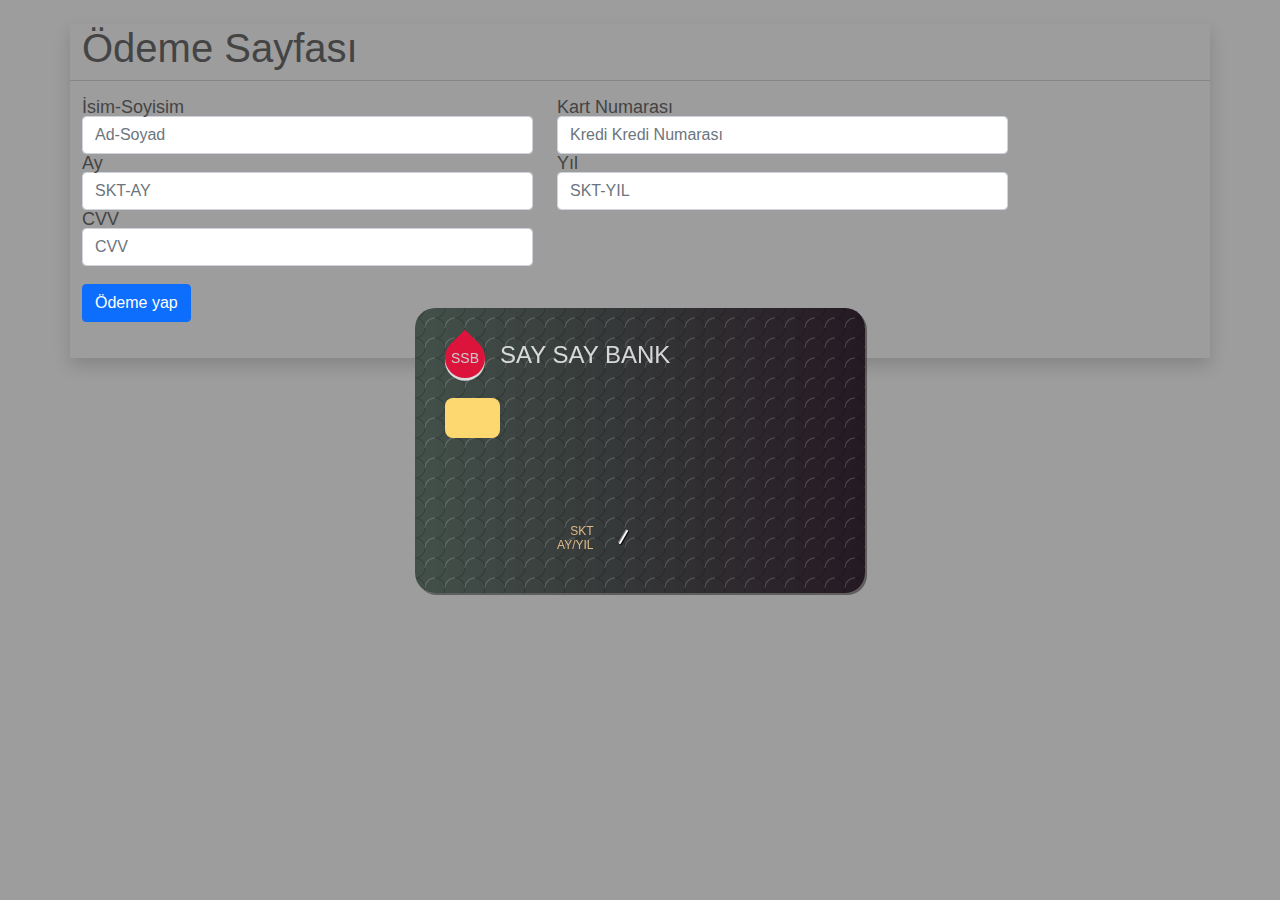
<file: ödeme.html>
<!doctype html>
<html lang="en">
  <head>
    <meta charset="utf-8">
    <meta name="viewport" content="width=device-width, initial-scale=1">
    <title>Ödeme Sayfası</title>
    <link href="https://cdn.jsdelivr.net/npm/bootstrap@5.3.0-alpha3/dist/css/bootstrap.min.css" rel="stylesheet" integrity="sha384-KK94CHFLLe+nY2dmCWGMq91rCGa5gtU4mk92HdvYe+M/SXH301p5ILy+dN9+nJOZ" crossorigin="anonymous">
    <link rel="stylesheet" href="./assets/bootstrap/css/bootstrap.min.css" />
  
    <link rel="stylesheet" href="ödeme.css" />  
</head>
  <body>
   <div class="container shadow mt-4 mb-2 main">
    <div class="row">
       <h1  class="">Ödeme Sayfası</h1><hr><br> 
    </div>
    <div class="row">
        <form>
                <div class="row">
        <div class="col-md-5 form-group">
            <label>İsim-Soyisim</label>
            <input type="text" class="form-control" id="name" placeholder="Ad-Soyad">
        </div>
        <div class="col-md-5 form-group">
            <label>Kart Numarası</label>
            <input type="text" class="form-control" id="card-number" placeholder="Kredi Kredi Numarası">
        </div>
                </div>
                <div class="row">
                    <div class="col-md-5 form-group">
                      <label>Ay</label>
                      <input type="text" class="form-control" id="SKT-AY" placeholder="SKT-AY">
                    </div>
                    <div class="col-md-5 form-group">
              
                      <label>Yıl</label>
                      <input type="text" class="form-control" id="SKT-YIL" placeholder="SKT-YIL">
                    </div>
                    <div class="col-md-5 form-group">
              
                        <label>CVV</label>
                        <input type="text" class="form-control" id="CVV" placeholder="CVV">
                      </div>
                          </div><br>
                          <div class="" >
                            <button type="submit" class="btn btn-primary">
                                Ödeme yap
                            </button>
                          </div><br>          
        </form>
    </div><br>
    <div class="credit-card-wrap">
        <div class="mk-icon-world-map"></div>
        <div class="credit-card-inner">
            <header class="header">
                <div class="credit-logo">
                    <div class="shape"><span class="txt">SSB</span></div> <span class="text">SAY SAY BANK</span>
                </div>
            </header>
            <div class="mk-icon-sim"></div>
            <div class="credit-font credit-card-number" ></div>
            <footer class="footer">
                <div class="clearfix">
                    <div class="pull-left">
                        <div class="credit-card-date"><span class="title">SKT<br>AY/YIL</span><span class="credit-font"><span class="skt-ay"></span> / <span class="skt-yıl"></span> </span></div>
                        <div class="credit-font credit-author"></div>
                    </div>
                    <div class="pull-right"></div>
                </div>
            </footer>
        </div>
    </div>
   </div>
       <script src="https://code.jquery.com/jquery-3.7.0.js" 
    integrity="sha256-JlqSTELeR4TLqP0OG9dxM7yDPqX1ox/HfgiSLBj8+kM=" 
    crossorigin="anonymous"></script>
    <script src="https://cdn.jsdelivr.net/npm/bootstrap@5.3.0-alpha3/dist/js/bootstrap.bundle.min.js" 
    integrity="sha384-ENjdO4Dr2bkBIFxQpeoTz1HIcje39Wm4jDKdf19U8gI4ddQ3GYNS7NTKfAdVQSZe" 
    crossorigin="anonymous"></script>
    <script src="https://cdn.jsdelivr.net/npm/@popperjs/core@2.11.7/dist/umd/popper.min.js" 
    integrity="sha384-zYPOMqeu1DAVkHiLqWBUTcbYfZ8osu1Nd6Z89ify25QV9guujx43ITvfi12/QExE"
     crossorigin="anonymous"></script>
    <script src="https://cdn.jsdelivr.net/npm/bootstrap@5.3.0-alpha3/dist/js/bootstrap.min.js" 
    integrity="sha384-Y4oOpwW3duJdCWv5ly8SCFYWqFDsfob/3GkgExXKV4idmbt98QcxXYs9UoXAB7BZ" 
    crossorigin="anonymous"></script>

    <script>
        $(document).ready(function(){
            $("#name").keyup(function(){

                var name=$("#name").val();
                $(".credit-author").text(name)
            });


        });
        $(document).ready(function(){
            $("#card-number").keyup(function(){

                var card=$("#card-number").val();
                var card1=card.slice(0,4) + " ";
                var card2=card.slice(4,8) + " ";
                var card3=card.slice(8,12) + " ";
                var card4=card.slice(12,16);
                let card5=card1+card2+card3+card4;
                $(".credit-card-number").text(card5)
            });


        });
        $(document).ready(function(){
            $("#SKT-AY").keyup(function(){

                var ay=$("#SKT-AY").val();
                $(".skt-ay").text(ay)
            });


        });
         $(document).ready(function(){
            $("#SKT-YIL").keyup(function(){

                var yıl=$("#SKT-YIL").val();
                $(".skt-yıl").text(yıl)
            });


        });
        


    </script>
</body>
</html>
</file>
<file: html.css>
@import url("https://fonts.googleapis.com/css2?family=Montserrat:wght@400;700&family=Open+Sans&display=swap");
@import url("https://cdn.jsdelivr.net/npm/bootstrap-icons@1.8.1/font/bootstrap-icons.css");
* {
  font-family: "Montserrat", sans-serif;
  padding: 0;
  margin: 0;
}

:root {
  --black: #1c2a39;
  --gray: #5c6a79;
  --purple: #4c3db2;
 
}
.navbar{
  height: 120px;
  width: 80%;
  margin-left: 10%;
}
.title{
    font-weight: bold;
}
.menu, .menu_icons{
list-style-type: none;
display: flex;
flex-direction: row;
font-size: 20px;
color: var(--gray);
cursor: pointer;
}

.menu .active{
    color: var(--black);
    font-weight: bold;
}
.menu li, .menu_icons li{
    margin: 0 10px;
}
.menu_icons li{
    color: var(--black);
}
.basket_icon{
    position: relative;
}
.basket_count{
    position: absolute;
    right: -0.7;
    bottom: 0;
    width: 15px;
    height: 15px;
    background-color:var(--black);
    border-radius: 50%;
    color: white;
    display: flex;
    justify-content: center;
    align-items: center;
    font-size: 1rem;
    font-weight: bold;

    
}
.basket_count:empty{
   opacity: 0;
}


.slider{
    width: 80%;
    margin: auto;
    height: 600px;
}
.slider img{
    height: 600px;
}
.store{
    width: 80%;
    margin-left: 10%;
    background-color: white;
  
}
.book_card{
    height:400px;
}
.book_card img{
    height: 400px;
}
.fos{       
font-family: "Opem Sans",sans-serif;
}
.gray{
    color: var(--gray);
}
.black{
    color: var(--black);
}
.fw-bold{
    font-weight: bold;
}               
.book_star-rate .bi-star,.bi-star-fill{
    color: #eeedf5;
    font-size: 1.2rem;
    margin-right: 5px;
}
.book_star-rate .bi-star-fill.active{
color: #f2c92c;
}
.book_rewies{
    color: var(--gray);
}
.book_desc{
    display: -webkit-box;
    -webkit-line-clamp: 4;
    -webkit-box-orient: vertical;
    overflow: hidden;
    text-overflow: ellipsis;
}
.old_price{
    text-decoration: line-through;
    color: #bdbdbd;
}
.btn_purple{
    cursor: pointer;
    border: 2px solid var(--purple);
    color: var(--purple);
    font-size: 1rem;
    font-weight: bold;
    background-color: transparent;
    transition: all 250ms ease-in-out;
   
}
.btn_purple:hover{
    background-color: var(--purple);
    color: white ;
}
.filter_backround{
    position: absolute;
    left: 0;
    width: 400px;
    height: 700px;
    background-color: #efeef6;
    
}
.filter{
    position: absolute;
    list-style-type: none;
   display: flex;
   flex-direction: column  ;
   min-height: 650px;
   justify-content: center;
}
.filter li{
    color: var(--gray);
    font-size: 1rem;
    margin-bottom: 2rem;
    cursor: pointer;
    
}
.filter li :hover{
    color: red ;
}
.filter li.active{
    color: var(--purple);
    font-size: 1rem;
    font-weight: bold;
}
.filter li.active::before{
    content: "";
    display: inline-block;
    width: 5px;
    height: 5px;
    border-radius: 50%;
    background-color: var(--black);
    position: absolute;
    left: -1px;
    margin-top: 12px;
}
.sepet_modal{
    position: fixed;
    opacity: 0;
    left: 0;
    top: 0;
    background-color: #5c6a7950;
    width: 100%;
    height: 100%;
    z-index: -1;
    transition:all 250ms ease-in-out;
}
.sepet_modal.active{
    opacity: 1;
   z-index: 1000;
    
}

.sepet_items{
    position: relative;
    width: 0px;
    background-color: white;
    height: 100%;
    float: right;
    transition:all 250ms ease-in-out;
}
.sepet_modal.active .sepet_items{
     width: 450px;
}

.sepet_items .bi-x{
   position: absolute;
   left: 0;
   top: 0;
   font-size: 3rem;
   color: var(--black);
   cursor: pointer;
}
.basket_title{
    color: var(--black);
    margin-top: 5rem ;
    text-align: center;
    font-weight: bold;
}
.sepet_liste{
    list-style-type: none;
    padding: 0 5px;
    margin-top: 3rem;
    max-height: 650px;
    overflow-y: auto;
}
.basket_item{
    display: flex;
    justify-content: space-between;
    align-items: center;
    margin-bottom: 2rem;
}
.basket_items-info{
    width: 250px;
}

.basket_items-info .book_name{
    font-size: 16px;
    font-weight: bold;
   
}
.basket_items-info .book_price{
    font-size: 16px;
   
   
}
.basket_items-info .book_remove{
  cursor: pointer;
color: var(--gray);   
   
}

.basket_item .book_count{
    
     font-size: 1.17rem;
     font-weight: bold;
     color: var(--black);
  }
  .book_count .increase, .decrease{
    cursor: pointer;
    color: var(--purple);

  } 
  .basket_total{
    display: flex;
    flex-direction: column;
    align-items: center;
    position: absolute;
    bottom: 2rem;
    width: inherit;
    
  }
  .basket_total .btn_purple{
    width: 100%;
  }
  .ort{
    margin: auto;
    font-style: italic;
    font-weight:bold;
  }
</file>
